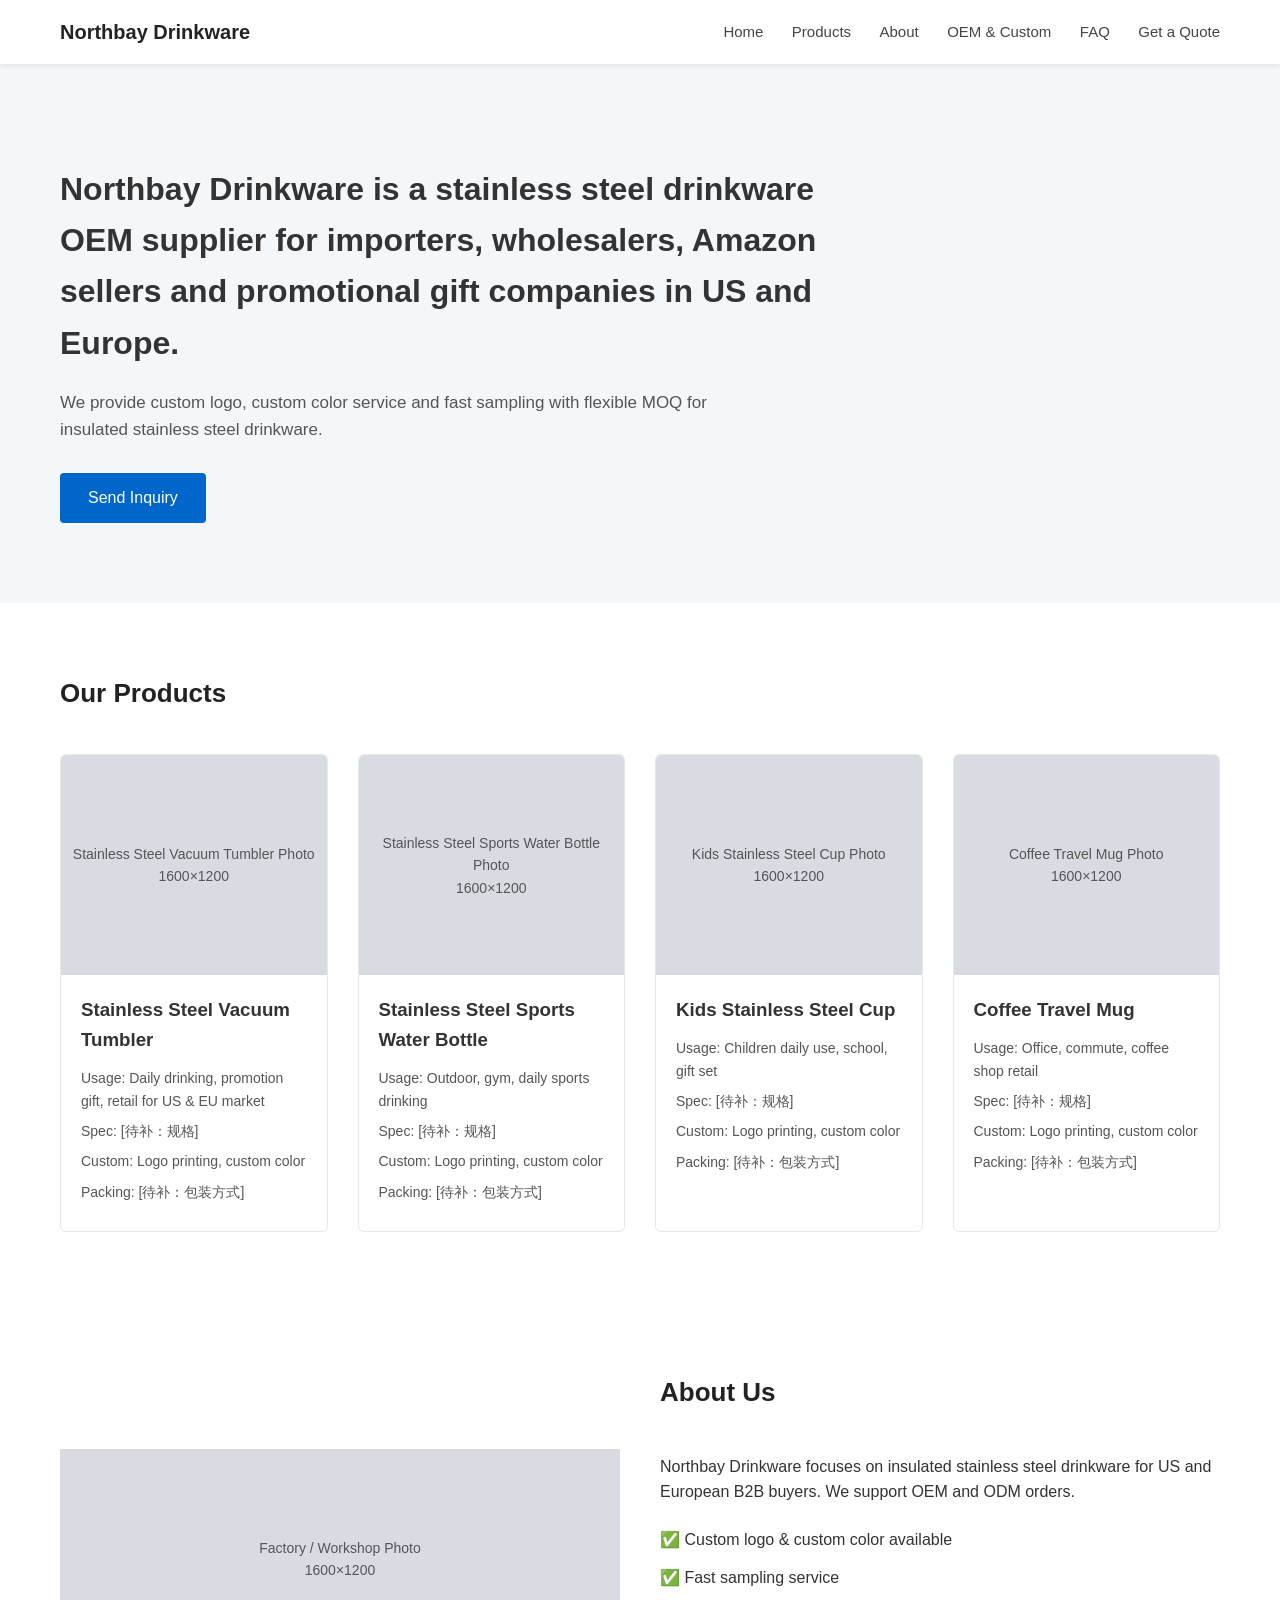
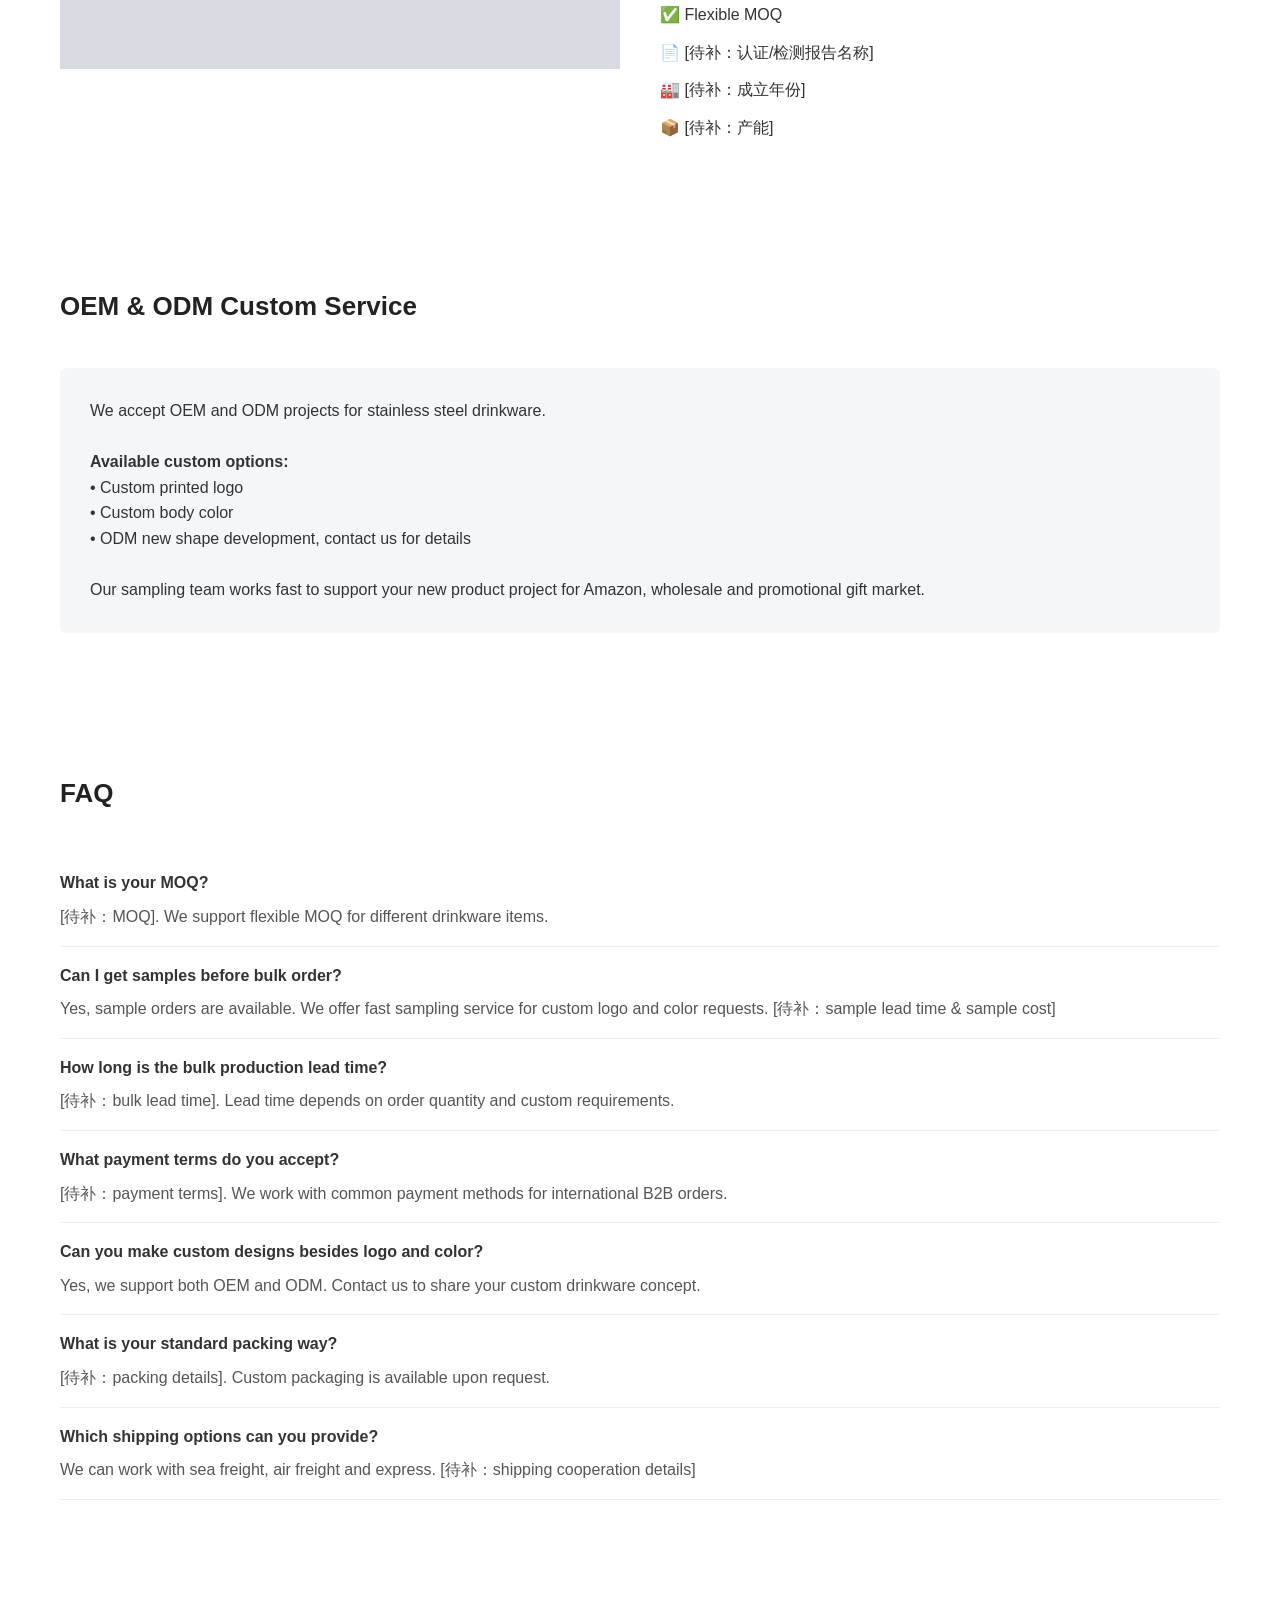
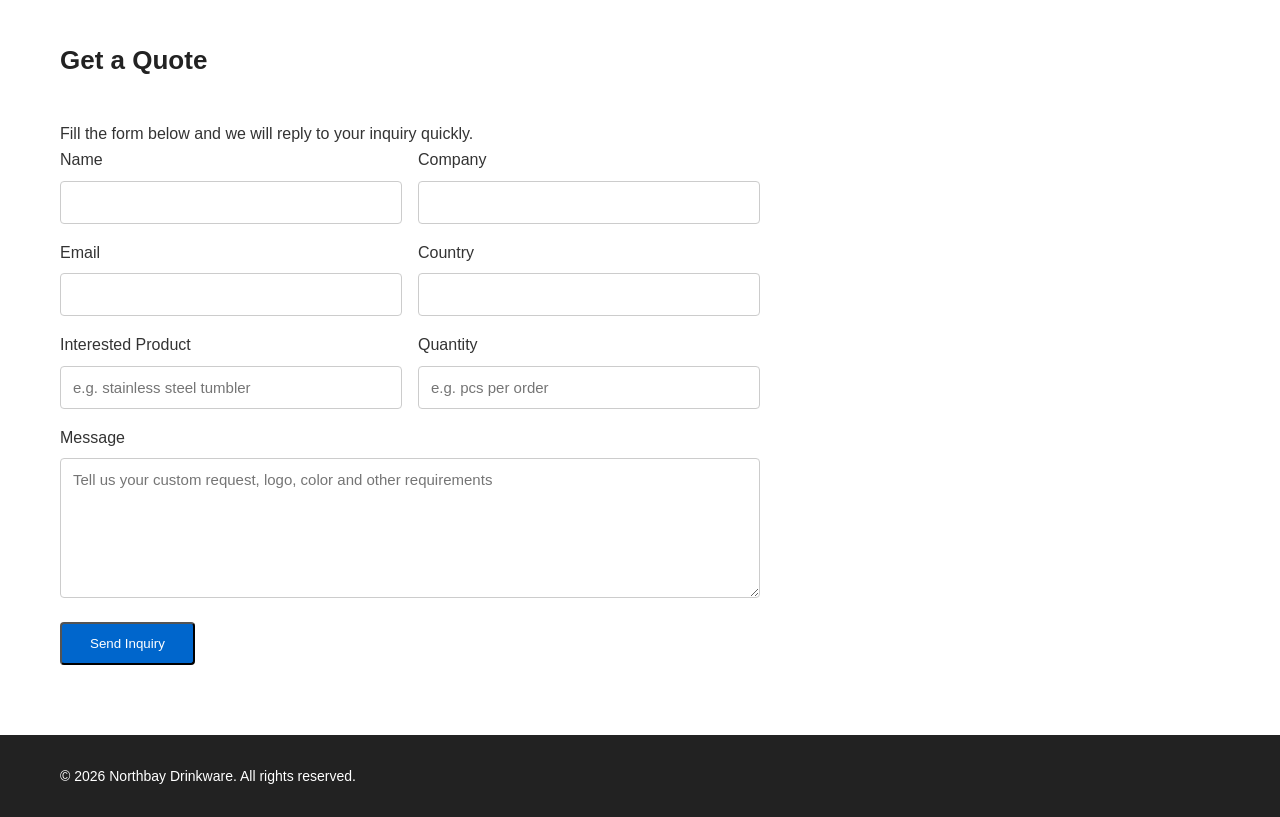
<file: docs/实测-豆包-2026-11-08/index.html>
<!DOCTYPE html>
<html lang="en">
<head>
    <meta charset="UTF-8">
    <meta name="viewport" content="width=device-width, initial-scale=1.0">
    <title>Northbay Drinkware | Stainless Steel Drinkware OEM Manufacturer</title>
    <meta name="description" content="Northbay Drinkware supplies stainless steel vacuum tumblers, sports bottles, kids cups and coffee mugs for US & Europe importers, wholesalers and Amazon sellers. Custom logo & color available.">
    <script type="application/ld+json">
    {
        "@context": "https://schema.org",
        "@type": "Organization",
        "name": "Northbay Drinkware",
        "email": "sales@example.com",
        "url": "#"
    }
    </script>
    <script type="application/ld+json">
    {
        "@context": "https://schema.org",
        "@type": "FAQPage",
        "mainEntity": [
            {
                "@type": "Question",
                "name": "What is your MOQ?",
                "acceptedAnswer": {
                    "@type": "Answer",
                    "text": "[待补：MOQ]. We support flexible MOQ for different drinkware items."
                }
            },
            {
                "@type": "Question",
                "name": "Can I get samples before bulk order?",
                "acceptedAnswer": {
                    "@type": "Answer",
                    "text": "Yes, sample orders are available. We offer fast sampling service for custom logo and color requests. [待补：sample lead time & sample cost]"
                }
            },
            {
                "@type": "Question",
                "name": "How long is the bulk production lead time?",
                "acceptedAnswer": {
                    "@type": "Answer",
                    "text": "[待补：bulk lead time]. Lead time depends on order quantity and custom requirements."
                }
            },
            {
                "@type": "Question",
                "name": "What payment terms do you accept?",
                "acceptedAnswer": {
                    "@type": "Answer",
                    "text": "[待补：payment terms]. We work with common payment methods for international B2B orders."
                }
            },
            {
                "@type": "Question",
                "name": "Can you make custom designs besides logo and color?",
                "acceptedAnswer": {
                    "@type": "Answer",
                    "text": "Yes, we support both OEM and ODM. Contact us to share your custom drinkware concept."
                }
            },
            {
                "@type": "Question",
                "name": "What is your standard packing way?",
                "acceptedAnswer": {
                    "@type": "Answer",
                    "text": "[待补：packing details]. Custom packaging is available upon request."
                }
            },
            {
                "@type": "Question",
                "name": "Which shipping options can you provide?",
                "acceptedAnswer": {
                    "@type": "Answer",
                    "text": "We can work with sea freight, air freight and express. [待补：shipping cooperation details]"
                }
            }
        ]
    }
    </script>
    <style>
        * {
            margin: 0;
            padding: 0;
            box-sizing: border-box;
            font-family: Arial, Helvetica, sans-serif;
        }
        html {
            scroll-behavior: smooth;
        }
        body {
            color: #333;
            line-height: 1.6;
        }
        .container {
            max-width: 1200px;
            margin: 0 auto;
            padding: 0 20px;
        }
        /* Navbar */
        nav {
            background: #fff;
            box-shadow: 0 2px 6px rgba(0,0,0,0.08);
            position: sticky;
            top: 0;
            z-index: 99;
        }
        .nav-wrap {
            display: flex;
            justify-content: space-between;
            align-items: center;
            padding: 16px 20px;
        }
        .brand {
            font-size: 20px;
            font-weight: 700;
            color: #222;
            text-decoration: none;
        }
        .nav-links a {
            text-decoration: none;
            color: #444;
            margin-left: 24px;
            font-size: 15px;
        }
        .nav-links a:hover {
            color: #0066cc;
        }
        @media (max-width:768px) {
            .nav-links {
                display: none;
            }
        }
        /* Hero */
        .hero {
            background: #f4f7fa;
            padding: 100px 0 80px;
        }
        .hero h1 {
            font-size: 32px;
            margin-bottom: 20px;
            max-width: 800px;
        }
        .hero p {
            font-size: 17px;
            color: #555;
            max-width: 700px;
            margin-bottom: 30px;
        }
        .btn {
            display: inline-block;
            background: #0066cc;
            color: white;
            padding: 12px 28px;
            border-radius: 4px;
            text-decoration: none;
            font-weight: 500;
        }
        .btn:hover {
            background: #0052a3;
        }
        section {
            padding: 70px 0;
        }
        .section-title {
            font-size: 26px;
            margin-bottom: 40px;
            color: #222;
        }
        /* Product Grid */
        .product-grid {
            display: grid;
            grid-template-columns: repeat(auto-fit, minmax(260px, 1fr));
            gap: 30px;
        }
        .product-card {
            border: 1px solid #e8e8e8;
            border-radius: 6px;
            overflow: hidden;
        }
        .img-placeholder {
            background: #d8dce2;
            height: 220px;
            display: flex;
            align-items: center;
            justify-content: center;
            text-align: center;
            padding: 10px;
            font-size:14px;
            color:#555;
        }
        .product-info {
            padding: 20px;
        }
        .product-info h3 {
            margin-bottom:12px;
        }
        .product-info p {
            font-size:14px;
            color:#555;
            margin-bottom:8px;
        }
        /* About / Factory */
        .two-col {
            display: grid;
            grid-template-columns: 1fr 1fr;
            gap:40px;
            align-items:center;
        }
        @media (max-width:768px) {
            .two-col {
                grid-template-columns:1fr;
            }
        }
        .trust-list {
            list-style: none;
            margin-top:16px;
        }
        .trust-list li {
            padding:6px 0;
        }
        /* OEM */
        .oem-block {
            background:#f4f7fa;
            padding:30px;
            border-radius:6px;
        }
        /* FAQ */
        .faq-item {
            border-bottom:1px solid #eee;
            padding:16px 0;
        }
        .faq-item h4 {
            margin-bottom:8px;
        }
        .faq-item p {
            color:#555;
        }
        /* Form */
        form {
            max-width:700px;
        }
        .form-row {
            display: grid;
            grid-template-columns:1fr 1fr;
            gap:16px;
        }
        @media (max-width:600px) {
            .form-row {
                grid-template-columns:1fr;
            }
        }
        input, select, textarea {
            width:100%;
            padding:12px;
            margin:8px 0 16px;
            border:1px solid #ccc;
            border-radius:4px;
            font-size:15px;
        }
        textarea {
            min-height:140px;
            resize:vertical;
        }
        /* Footer */
        footer {
            background:#222;
            color:#fff;
            padding:30px 0;
            font-size:14px;
        }
        /* Mobile fixed quote button */
        .fixed-quote {
            display:none;
            position:fixed;
            bottom:20px;
            left:20px;
            right:20px;
            z-index:999;
            text-align:center;
        }
        @media (max-width:768px) {
            .fixed-quote {
                display:block;
            }
        }
        .fixed-quote a {
            display:block;
            background:#0066cc;
            color:#fff;
            padding:14px;
            border-radius:8px;
            text-decoration:none;
            font-weight:bold;
        }
    </style>
</head>
<body>
    <nav>
        <div class="container nav-wrap">
            <a href="#home" class="brand">Northbay Drinkware</a>
            <div class="nav-links">
                <a href="#home">Home</a>
                <a href="#products">Products</a>
                <a href="#factory">About</a>
                <a href="#oem">OEM & Custom</a>
                <a href="#faq">FAQ</a>
                <a href="#contact">Get a Quote</a>
            </div>
        </div>
    </nav>

    <section id="home" class="hero">
        <div class="container">
            <h1>Northbay Drinkware is a stainless steel drinkware OEM supplier for importers, wholesalers, Amazon sellers and promotional gift companies in US and Europe.</h1>
            <p>We provide custom logo, custom color service and fast sampling with flexible MOQ for insulated stainless steel drinkware.</p>
            <a href="#contact" class="btn">Send Inquiry</a>
        </div>
    </section>

    <section id="products">
        <div class="container">
            <h2 class="section-title">Our Products</h2>
            <div class="product-grid">
                <div class="product-card">
                    <div class="img-placeholder">Stainless Steel Vacuum Tumbler Photo<br>1600×1200</div>
                    <div class="product-info">
                        <h3>Stainless Steel Vacuum Tumbler</h3>
                        <p>Usage: Daily drinking, promotion gift, retail for US & EU market</p>
                        <p>Spec: [待补：规格]</p>
                        <p>Custom: Logo printing, custom color</p>
                        <p>Packing: [待补：包装方式]</p>
                    </div>
                </div>
                <div class="product-card">
                    <div class="img-placeholder">Stainless Steel Sports Water Bottle Photo<br>1600×1200</div>
                    <div class="product-info">
                        <h3>Stainless Steel Sports Water Bottle</h3>
                        <p>Usage: Outdoor, gym, daily sports drinking</p>
                        <p>Spec: [待补：规格]</p>
                        <p>Custom: Logo printing, custom color</p>
                        <p>Packing: [待补：包装方式]</p>
                    </div>
                </div>
                <div class="product-card">
                    <div class="img-placeholder">Kids Stainless Steel Cup Photo<br>1600×1200</div>
                    <div class="product-info">
                        <h3>Kids Stainless Steel Cup</h3>
                        <p>Usage: Children daily use, school, gift set</p>
                        <p>Spec: [待补：规格]</p>
                        <p>Custom: Logo printing, custom color</p>
                        <p>Packing: [待补：包装方式]</p>
                    </div>
                </div>
                <div class="product-card">
                    <div class="img-placeholder">Coffee Travel Mug Photo<br>1600×1200</div>
                    <div class="product-info">
                        <h3>Coffee Travel Mug</h3>
                        <p>Usage: Office, commute, coffee shop retail</p>
                        <p>Spec: [待补：规格]</p>
                        <p>Custom: Logo printing, custom color</p>
                        <p>Packing: [待补：包装方式]</p>
                    </div>
                </div>
            </div>
        </div>
    </section>

    <section id="factory">
        <div class="container">
            <div class="two-col">
                <div>
                    <div class="img-placeholder">Factory / Workshop Photo<br>1600×1200</div>
                </div>
                <div>
                    <h2 class="section-title">About Us</h2>
                    <p>Northbay Drinkware focuses on insulated stainless steel drinkware for US and European B2B buyers. We support OEM and ODM orders.</p>
                    <ul class="trust-list">
                        <li>✅ Custom logo & custom color available</li>
                        <li>✅ Fast sampling service</li>
                        <li>✅ Flexible MOQ</li>
                        <li>📄 [待补：认证/检测报告名称]</li>
                        <li>🏭 [待补：成立年份]</li>
                        <li>📦 [待补：产能]</li>
                    </ul>
                </div>
            </div>
        </div>
    </section>

    <section id="oem">
        <div class="container">
            <h2 class="section-title">OEM & ODM Custom Service</h2>
            <div class="oem-block">
                <p>We accept OEM and ODM projects for stainless steel drinkware.</p>
                <br>
                <p><strong>Available custom options:</strong></p>
                <p>• Custom printed logo</p>
                <p>• Custom body color</p>
                <p>• ODM new shape development, contact us for details</p>
                <br>
                <p>Our sampling team works fast to support your new product project for Amazon, wholesale and promotional gift market.</p>
            </div>
        </div>
    </section>

    <section id="faq">
        <div class="container">
            <h2 class="section-title">FAQ</h2>
            <div class="faq-item">
                <h4>What is your MOQ?</h4>
                <p>[待补：MOQ]. We support flexible MOQ for different drinkware items.</p>
            </div>
            <div class="faq-item">
                <h4>Can I get samples before bulk order?</h4>
                <p>Yes, sample orders are available. We offer fast sampling service for custom logo and color requests. [待补：sample lead time & sample cost]</p>
            </div>
            <div class="faq-item">
                <h4>How long is the bulk production lead time?</h4>
                <p>[待补：bulk lead time]. Lead time depends on order quantity and custom requirements.</p>
            </div>
            <div class="faq-item">
                <h4>What payment terms do you accept?</h4>
                <p>[待补：payment terms]. We work with common payment methods for international B2B orders.</p>
            </div>
            <div class="faq-item">
                <h4>Can you make custom designs besides logo and color?</h4>
                <p>Yes, we support both OEM and ODM. Contact us to share your custom drinkware concept.</p>
            </div>
            <div class="faq-item">
                <h4>What is your standard packing way?</h4>
                <p>[待补：packing details]. Custom packaging is available upon request.</p>
            </div>
            <div class="faq-item">
                <h4>Which shipping options can you provide?</h4>
                <p>We can work with sea freight, air freight and express. [待补：shipping cooperation details]</p>
            </div>
        </div>
    </section>

    <section id="contact">
        <div class="container">
            <h2 class="section-title">Get a Quote</h2>
            <p>Fill the form below and we will reply to your inquiry quickly.</p>
            <form action="mailto:sales@example.com" method="GET" enctype="text/plain">
                <div class="form-row">
                    <div>
                        <label>Name</label>
                        <input type="text" name="Name" required>
                    </div>
                    <div>
                        <label>Company</label>
                        <input type="text" name="Company">
                    </div>
                </div>
                <div class="form-row">
                    <div>
                        <label>Email</label>
                        <input type="email" name="Email" required>
                    </div>
                    <div>
                        <label>Country</label>
                        <input type="text" name="Country">
                    </div>
                </div>
                <div class="form-row">
                    <div>
                        <label>Interested Product</label>
                        <input type="text" name="Product" placeholder="e.g. stainless steel tumbler">
                    </div>
                    <div>
                        <label>Quantity</label>
                        <input type="text" name="Quantity" placeholder="e.g. pcs per order">
                    </div>
                </div>
                <label>Message</label>
                <textarea name="Message" placeholder="Tell us your custom request, logo, color and other requirements"></textarea>
                <button type="submit" class="btn">Send Inquiry</button>
            </form>
            <!-- 注意：上线前把mailto:sales@example.com替换成你的真实邮箱 -->
        </div>
    </section>

    <footer>
        <div class="container">
            <p>© 2026 Northbay Drinkware. All rights reserved.</p>
        </div>
    </footer>

    <div class="fixed-quote">
        <a href="#contact">Get a Quote</a>
    </div>
</body>
</html>
</file>
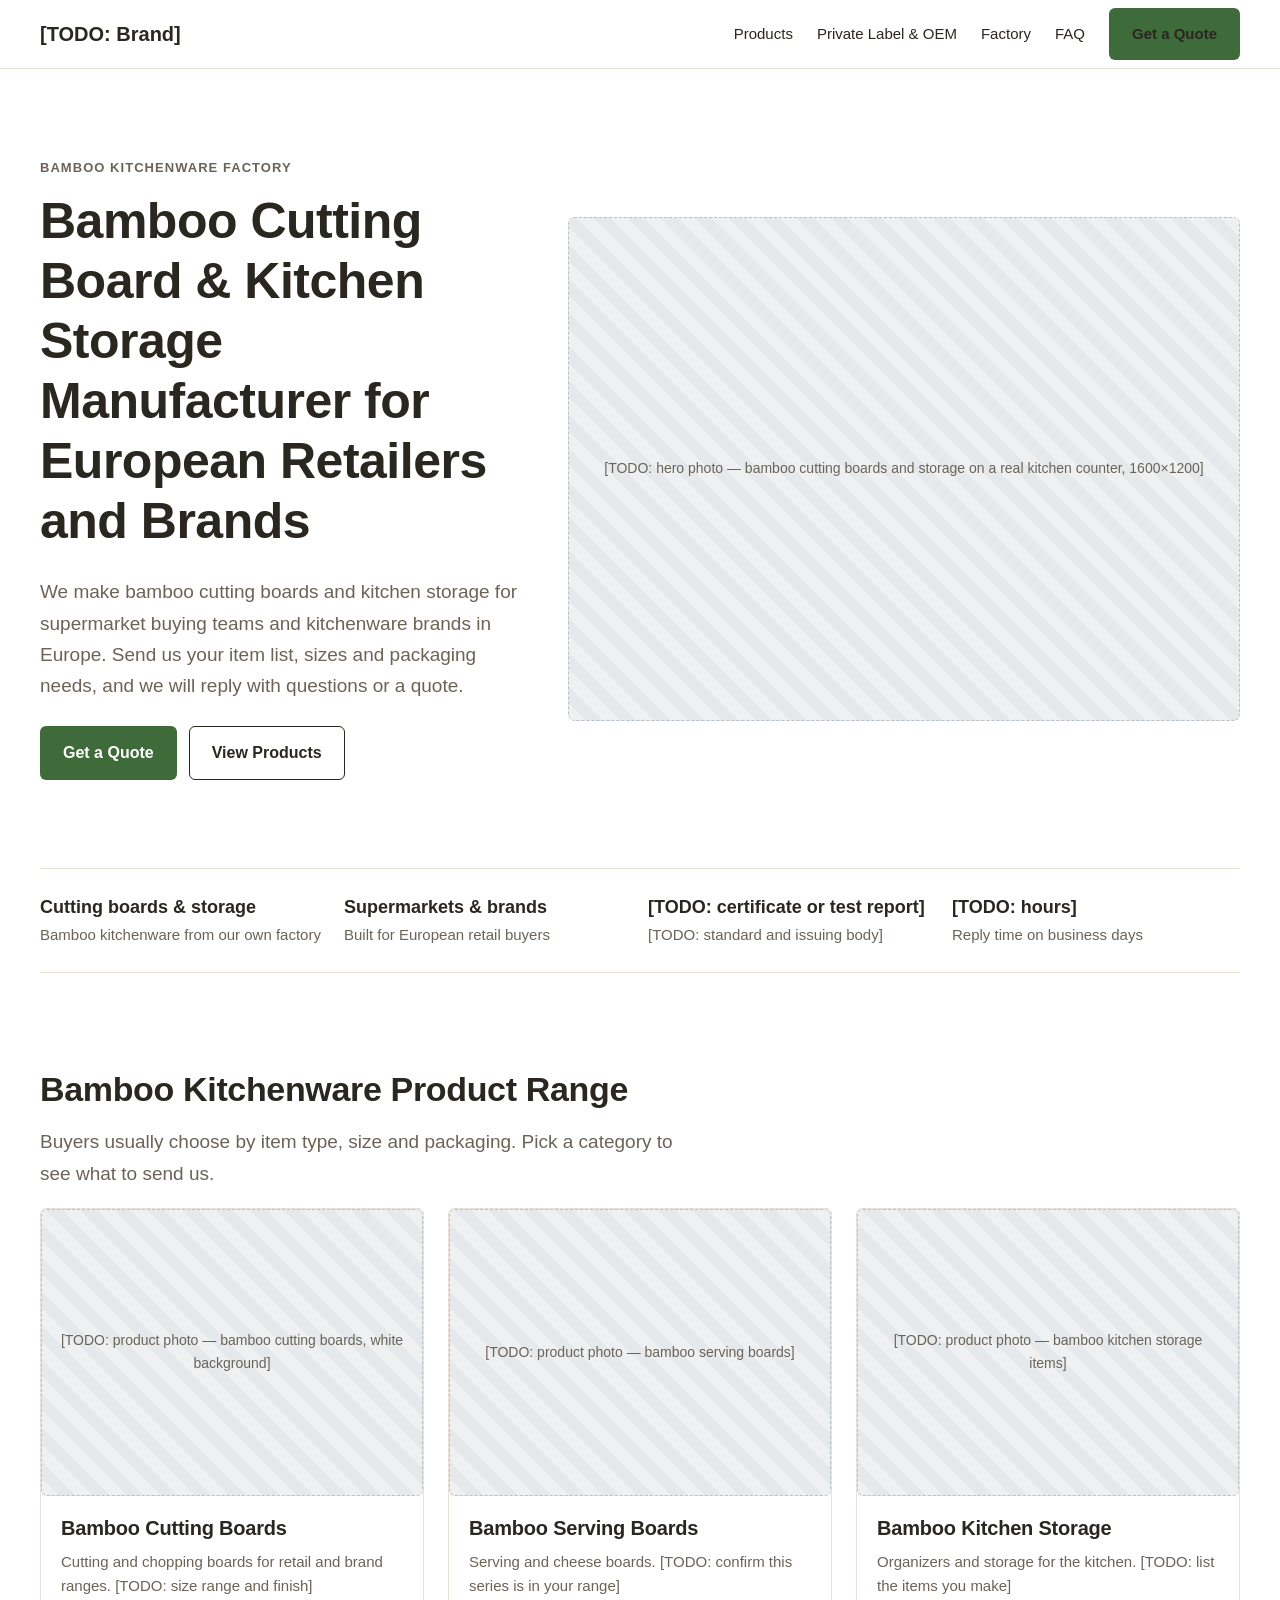
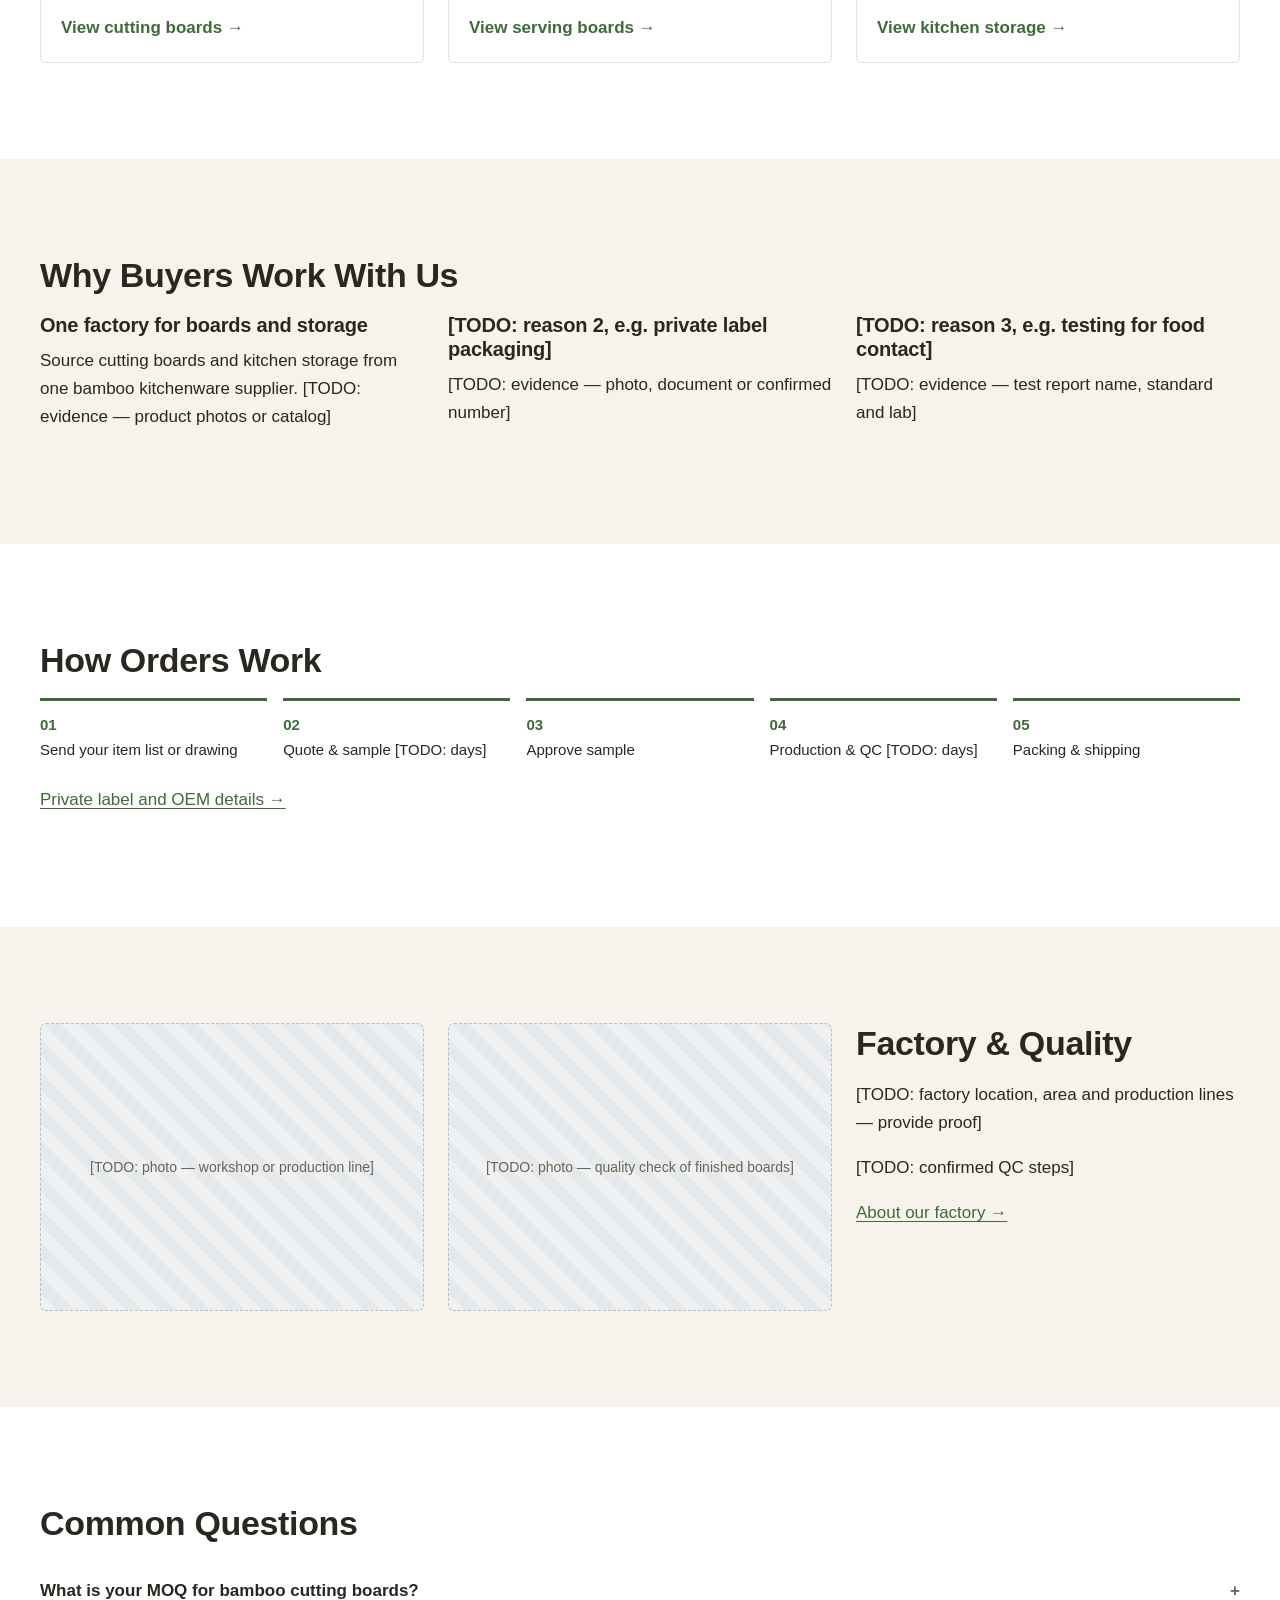
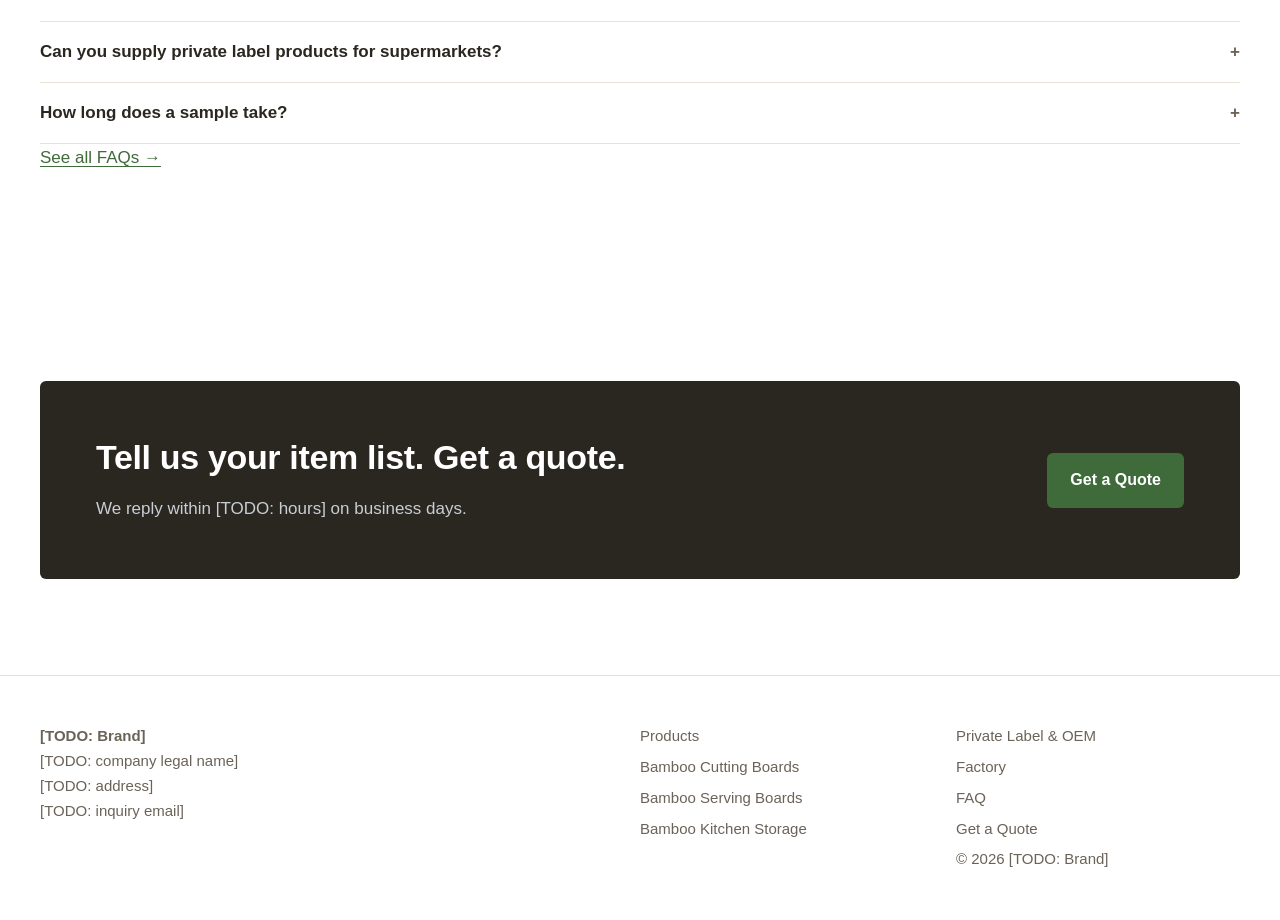
<file: examples/demo-site/index.html>
<!doctype html>
<html lang="en">
<head>
  <meta charset="utf-8">
  <meta name="viewport" content="width=device-width, initial-scale=1">
  <title>Bamboo Cutting Board Manufacturer for European Retail | [TODO: Brand]</title>
  <meta name="description" content="Bamboo cutting boards and kitchen storage for European supermarket buyers and kitchenware brands. Send your spec and request a quote.">
  
  <link rel="canonical" href="https://www.example.com/">
  <meta property="og:type" content="website">
  <meta property="og:title" content="Bamboo Cutting Board Manufacturer for European Retail | [TODO: Brand]">
  <meta property="og:description" content="Bamboo cutting boards and kitchen storage for European supermarket buyers and kitchenware brands. Send your spec and request a quote.">
  <meta property="og:url" content="https://www.example.com/">
  <meta property="og:image" content="https://www.example.com/assets/img/og-cover.jpg">
  <link rel="icon" href="assets/img/favicon.svg" type="image/svg+xml">
  <link rel="stylesheet" href="assets/css/style.css">
</head>

<body>
  <header class="site-header">
    <div class="container">
      <a class="logo" href="index.html">[TODO: Brand]</a>
      <button class="nav-toggle" aria-expanded="false" aria-controls="nav">Menu</button>
      <nav class="nav" id="nav" aria-label="Main">
        <a href="products.html">Products</a>
        <a href="oem.html">Private Label &amp; OEM</a>
        <a href="about.html">Factory</a>
        <a href="faq.html">FAQ</a>
        <a class="btn btn--primary" href="contact.html">Get a Quote</a>
      </nav>
    </div>
  </header>

  <main>
    <section class="hero">
      <div class="container">
        <div>
          <p class="eyebrow">Bamboo Kitchenware Factory</p>
          <h1>Bamboo Cutting Board &amp; Kitchen Storage Manufacturer for European Retailers and Brands</h1>
          <p class="lead">We make bamboo cutting boards and kitchen storage for supermarket buying teams and kitchenware brands in Europe. Send us your item list, sizes and packaging needs, and we will reply with questions or a quote.</p>
          <div class="btn-row">
            <a class="btn btn--primary" href="contact.html">Get a Quote</a>
            <a class="btn btn--ghost" href="products.html">View Products</a>
          </div>
        </div>
        <div class="hero-media">
          <div class="ph">[TODO: hero photo — bamboo cutting boards and storage on a real kitchen counter, 1600×1200]</div>
        </div>
      </div>
    </section>

    <div class="container">
      <div class="trust">
        <div><strong>Cutting boards &amp; storage</strong>Bamboo kitchenware from our own factory</div>
        <div><strong>Supermarkets &amp; brands</strong>Built for European retail buyers</div>
        <div><strong>[TODO: certificate or test report]</strong>[TODO: standard and issuing body]</div>
        <div><strong>[TODO: hours]</strong>Reply time on business days</div>
      </div>
    </div>

    <section class="section">
      <div class="container">
        <h2>Bamboo Kitchenware Product Range</h2>
        <p class="lead">Buyers usually choose by item type, size and packaging. Pick a category to see what to send us.</p>
        <div class="grid">
          <article class="card">
            <div class="ph">[TODO: product photo — bamboo cutting boards, white background]</div>
            <div class="card-body">
              <h3>Bamboo Cutting Boards</h3>
              <p>Cutting and chopping boards for retail and brand ranges. [TODO: size range and finish]</p>
              <a class="more" href="products/bamboo-cutting-boards.html">View cutting boards →</a>
            </div>
          </article>
          <article class="card">
            <div class="ph">[TODO: product photo — bamboo serving boards]</div>
            <div class="card-body">
              <h3>Bamboo Serving Boards</h3>
              <p>Serving and cheese boards. [TODO: confirm this series is in your range]</p>
              <a class="more" href="products/bamboo-serving-boards.html">View serving boards →</a>
            </div>
          </article>
          <article class="card">
            <div class="ph">[TODO: product photo — bamboo kitchen storage items]</div>
            <div class="card-body">
              <h3>Bamboo Kitchen Storage</h3>
              <p>Organizers and storage for the kitchen. [TODO: list the items you make]</p>
              <a class="more" href="products/bamboo-kitchen-storage.html">View kitchen storage →</a>
            </div>
          </article>
        </div>
      </div>
    </section>

    <section class="section section--soft">
      <div class="container">
        <h2>Why Buyers Work With Us</h2>
        <div class="grid">
          <div><h3>One factory for boards and storage</h3><p>Source cutting boards and kitchen storage from one bamboo kitchenware supplier. [TODO: evidence — product photos or catalog]</p></div>
          <div><h3>[TODO: reason 2, e.g. private label packaging]</h3><p>[TODO: evidence — photo, document or confirmed number]</p></div>
          <div><h3>[TODO: reason 3, e.g. testing for food contact]</h3><p>[TODO: evidence — test report name, standard and lab]</p></div>
        </div>
      </div>
    </section>

    <section class="section">
      <div class="container">
        <h2>How Orders Work</h2>
        <ol class="steps">
          <li>Send your item list or drawing</li>
          <li>Quote &amp; sample [TODO: days]</li>
          <li>Approve sample</li>
          <li>Production &amp; QC [TODO: days]</li>
          <li>Packing &amp; shipping</li>
        </ol>
        <p style="margin-top:24px"><a href="oem.html">Private label and OEM details →</a></p>
      </div>
    </section>

    <section class="section section--soft">
      <div class="container grid">
        <div class="ph">[TODO: photo — workshop or production line]</div>
        <div class="ph">[TODO: photo — quality check of finished boards]</div>
        <div>
          <h2>Factory &amp; Quality</h2>
          <p>[TODO: factory location, area and production lines — provide proof]</p>
          <p>[TODO: confirmed QC steps]</p>
          <p><a href="about.html">About our factory →</a></p>
        </div>
      </div>
    </section>

    <section class="section">
      <div class="container faq">
        <h2>Common Questions</h2>
        <details><summary>What is your MOQ for bamboo cutting boards?</summary><p>Contact us with your item and quantity and we will confirm. [TODO: confirmed MOQ]</p></details>
        <details><summary>Can you supply private label products for supermarkets?</summary><p>Tell us your brand, item and packaging needs and we will confirm what we can do. [TODO: confirm private label capability]</p></details>
        <details><summary>How long does a sample take?</summary><p>Contact us with your spec and we will confirm. [TODO: sample lead time]</p></details>
        <p><a href="faq.html">See all FAQs →</a></p>
      </div>
    </section>

    <section class="section">
      <div class="container">
        <div class="cta-band">
          <div>
            <h2>Tell us your item list. Get a quote.</h2>
            <p>We reply within [TODO: hours] on business days.</p>
          </div>
          <a class="btn btn--primary" href="contact.html">Get a Quote</a>
        </div>
      </div>
    </section>
  </main>
  <script type="application/ld+json">
  {"@context": "https://schema.org", "@graph": [
    {"@type": "Organization", "@id": "https://www.example.com/#org", "name": "[TODO: Brand]", "url": "https://www.example.com/", "email": "sales@example.com"},
    {"@type": "WebSite", "@id": "https://www.example.com/#website", "url": "https://www.example.com/", "name": "[TODO: Brand]", "publisher": {"@id": "https://www.example.com/#org"}}
  ]}
  </script>
  <footer class="site-footer">
    <div class="container">
      <div>
        <strong>[TODO: Brand]</strong><br>
        [TODO: company legal name]<br>
        [TODO: address]<br>
        <a href="mailto:sales@example.com">[TODO: inquiry email]</a>
      </div>
      <div>
        <a href="products.html">Products</a>
        <a href="products/bamboo-cutting-boards.html">Bamboo Cutting Boards</a>
        <a href="products/bamboo-serving-boards.html">Bamboo Serving Boards</a>
        <a href="products/bamboo-kitchen-storage.html">Bamboo Kitchen Storage</a>
      </div>
      <div>
        <a href="oem.html">Private Label &amp; OEM</a>
        <a href="about.html">Factory</a>
        <a href="faq.html">FAQ</a>
        <a href="contact.html">Get a Quote</a>
        <span>© 2026 [TODO: Brand]</span>
      </div>
    </div>
  </footer>
  <div class="mobile-cta"><a class="btn btn--primary" href="contact.html">Get a Quote</a></div>
  <script>
    var t = document.querySelector('.nav-toggle'), n = document.getElementById('nav');
    t && t.addEventListener('click', function () { var o = n.classList.toggle('open'); t.setAttribute('aria-expanded', o); });
  </script>
</body>
</html>
</file>
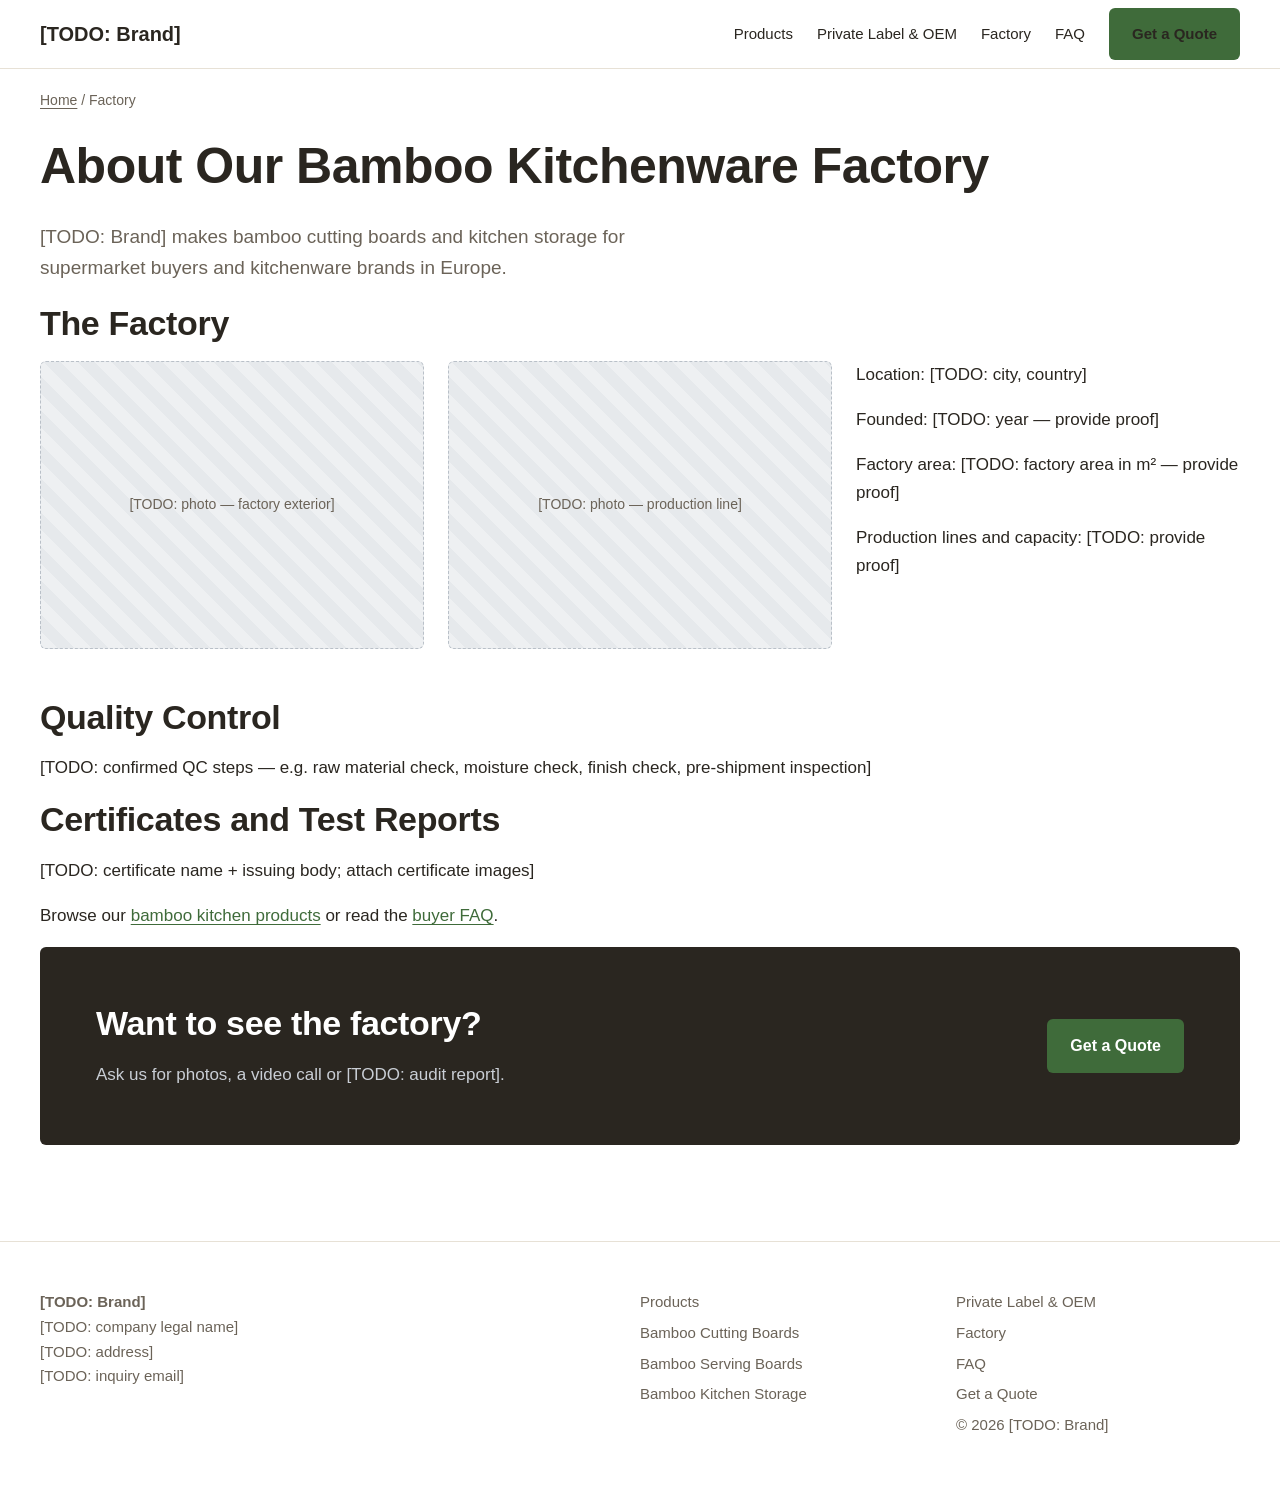
<file: examples/demo-site/about.html>
<!doctype html>
<html lang="en">
<head>
  <meta charset="utf-8">
  <meta name="viewport" content="width=device-width, initial-scale=1">
  <title>About Our Bamboo Kitchenware Factory | [TODO: Brand]</title>
  <meta name="description" content="Who we are, where we make bamboo cutting boards and kitchen storage, and how we check quality. Factory details are being confirmed.">
  
  <link rel="canonical" href="https://www.example.com/about.html">
  <meta property="og:type" content="website">
  <meta property="og:title" content="About Our Bamboo Kitchenware Factory | [TODO: Brand]">
  <meta property="og:description" content="Who we are, where we make bamboo cutting boards and kitchen storage, and how we check quality. Factory details are being confirmed.">
  <meta property="og:url" content="https://www.example.com/about.html">
  <meta property="og:image" content="https://www.example.com/assets/img/og-cover.jpg">
  <link rel="icon" href="assets/img/favicon.svg" type="image/svg+xml">
  <link rel="stylesheet" href="assets/css/style.css">
</head>

<body>
  <header class="site-header">
    <div class="container">
      <a class="logo" href="index.html">[TODO: Brand]</a>
      <button class="nav-toggle" aria-expanded="false" aria-controls="nav">Menu</button>
      <nav class="nav" id="nav" aria-label="Main">
        <a href="products.html">Products</a>
        <a href="oem.html">Private Label &amp; OEM</a>
        <a href="about.html">Factory</a>
        <a href="faq.html">FAQ</a>
        <a class="btn btn--primary" href="contact.html">Get a Quote</a>
      </nav>
    </div>
  </header>

  <main>
    <div class="container breadcrumb"><a href="index.html">Home</a> / Factory</div>
    <section class="section" style="padding-top:24px">
      <div class="container">
        <h1>About Our Bamboo Kitchenware Factory</h1>
        <p class="lead">[TODO: Brand] makes bamboo cutting boards and kitchen storage for supermarket buyers and kitchenware brands in Europe.</p>

        <h2>The Factory</h2>
        <div class="grid">
          <div class="ph">[TODO: photo — factory exterior]</div>
          <div class="ph">[TODO: photo — production line]</div>
          <div>
            <p>Location: [TODO: city, country]</p>
            <p>Founded: [TODO: year — provide proof]</p>
            <p>Factory area: [TODO: factory area in m² — provide proof]</p>
            <p>Production lines and capacity: [TODO: provide proof]</p>
          </div>
        </div>

        <h2 style="margin-top:48px">Quality Control</h2>
        <p>[TODO: confirmed QC steps — e.g. raw material check, moisture check, finish check, pre-shipment inspection]</p>

        <h2>Certificates and Test Reports</h2>
        <p>[TODO: certificate name + issuing body; attach certificate images]</p>

        <p>Browse our <a href="products.html">bamboo kitchen products</a> or read the <a href="faq.html">buyer FAQ</a>.</p>
        <div class="cta-band">
          <div><h2>Want to see the factory?</h2><p>Ask us for photos, a video call or [TODO: audit report].</p></div>
          <a class="btn btn--primary" href="contact.html">Get a Quote</a>
        </div>
      </div>
    </section>
  </main>
  <footer class="site-footer">
    <div class="container">
      <div>
        <strong>[TODO: Brand]</strong><br>
        [TODO: company legal name]<br>
        [TODO: address]<br>
        <a href="mailto:sales@example.com">[TODO: inquiry email]</a>
      </div>
      <div>
        <a href="products.html">Products</a>
        <a href="products/bamboo-cutting-boards.html">Bamboo Cutting Boards</a>
        <a href="products/bamboo-serving-boards.html">Bamboo Serving Boards</a>
        <a href="products/bamboo-kitchen-storage.html">Bamboo Kitchen Storage</a>
      </div>
      <div>
        <a href="oem.html">Private Label &amp; OEM</a>
        <a href="about.html">Factory</a>
        <a href="faq.html">FAQ</a>
        <a href="contact.html">Get a Quote</a>
        <span>© 2026 [TODO: Brand]</span>
      </div>
    </div>
  </footer>
  <div class="mobile-cta"><a class="btn btn--primary" href="contact.html">Get a Quote</a></div>
  <script>
    var t = document.querySelector('.nav-toggle'), n = document.getElementById('nav');
    t && t.addEventListener('click', function () { var o = n.classList.toggle('open'); t.setAttribute('aria-expanded', o); });
  </script>
</body>
</html>
</file>
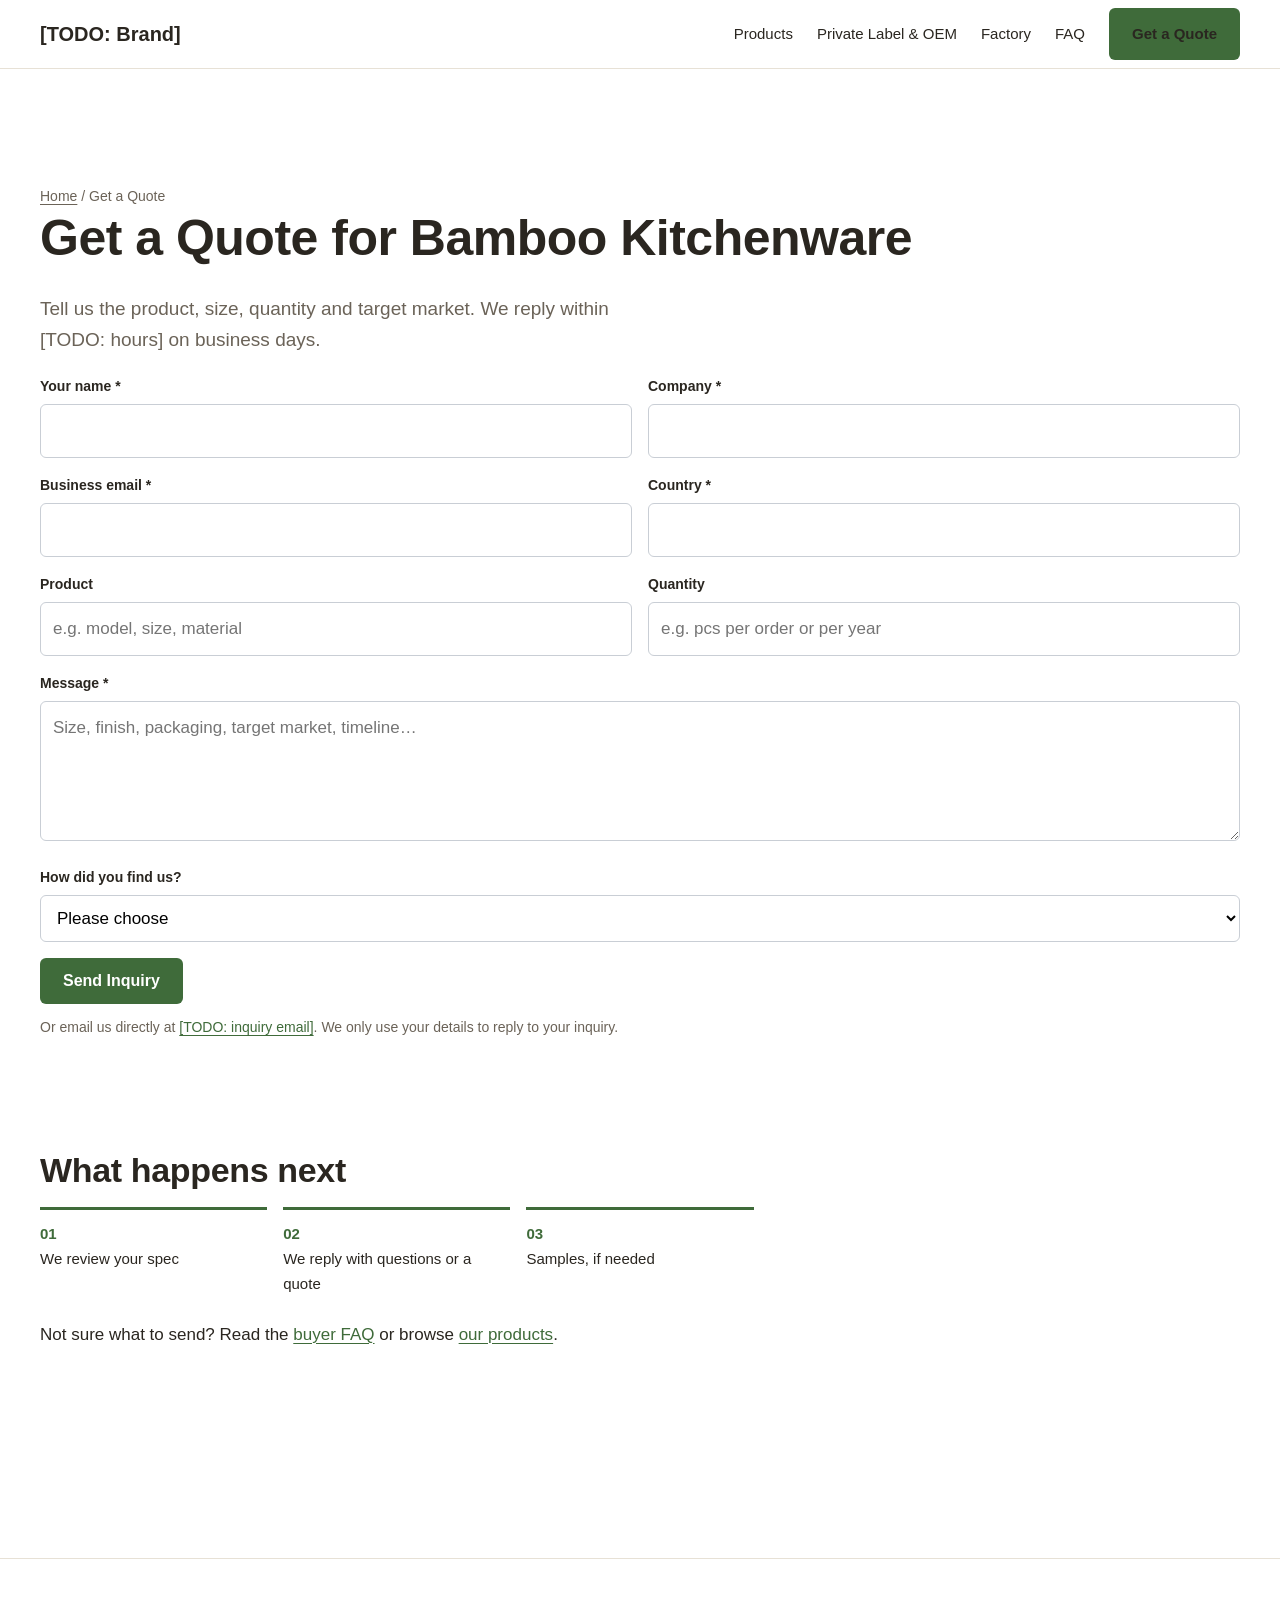
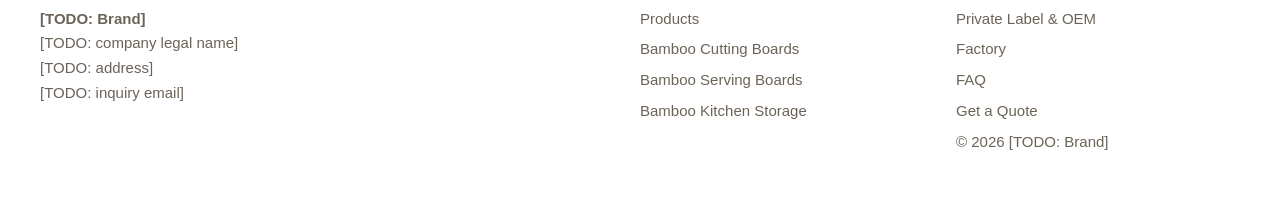
<file: examples/demo-site/contact.html>
<!doctype html>
<html lang="en">
<head>
  <meta charset="utf-8">
  <meta name="viewport" content="width=device-width, initial-scale=1">
  <title>Get a Quote for Bamboo Kitchenware | [TODO: Brand]</title>
  <meta name="description" content="Send your bamboo cutting board or kitchen storage request: product, size, quantity and target market. We reply with questions or a quote.">
  
  <link rel="canonical" href="https://www.example.com/contact.html">
  <meta property="og:type" content="website">
  <meta property="og:title" content="Get a Quote for Bamboo Kitchenware | [TODO: Brand]">
  <meta property="og:description" content="Send your bamboo cutting board or kitchen storage request: product, size, quantity and target market. We reply with questions or a quote.">
  <meta property="og:url" content="https://www.example.com/contact.html">
  <meta property="og:image" content="https://www.example.com/assets/img/og-cover.jpg">
  <link rel="icon" href="assets/img/favicon.svg" type="image/svg+xml">
  <link rel="stylesheet" href="assets/css/style.css">
</head>

<body>
  <header class="site-header">
    <div class="container">
      <a class="logo" href="index.html">[TODO: Brand]</a>
      <button class="nav-toggle" aria-expanded="false" aria-controls="nav">Menu</button>
      <nav class="nav" id="nav" aria-label="Main">
        <a href="products.html">Products</a>
        <a href="oem.html">Private Label &amp; OEM</a>
        <a href="about.html">Factory</a>
        <a href="faq.html">FAQ</a>
        <a class="btn btn--primary" href="contact.html">Get a Quote</a>
      </nav>
    </div>
  </header>

  <main class="section">
    <div class="container">
      <div class="breadcrumb"><a href="index.html">Home</a> / Get a Quote</div>
      <h1>Get a Quote for Bamboo Kitchenware</h1>
      <p class="lead">Tell us the product, size, quantity and target market. We reply within [TODO: hours] on business days.</p>
      <!--
        表单方案开关（见 references/07-deploy-and-forms.md）：
        A. 默认 mailto：保留 data-mode="mailto"，下方脚本把内容拼成邮件。
        B. 表单服务：改成 data-mode="service"，action 填服务给的地址（如 https://formspree.io/f/xxxx），method="POST"。
      -->
      <form class="form" id="quote-form" data-mode="mailto" data-to="sales@example.com" action="#" method="POST">
        <div><label for="name">Your name *</label><input id="name" name="name" required autocomplete="name"></div>
        <div><label for="company">Company *</label><input id="company" name="company" required autocomplete="organization"></div>
        <div><label for="email">Business email *</label><input id="email" name="email" type="email" required autocomplete="email"></div>
        <div><label for="country">Country *</label><input id="country" name="country" required autocomplete="country-name"></div>
        <div><label for="product">Product</label><input id="product" name="product" placeholder="e.g. model, size, material"></div>
        <div><label for="quantity">Quantity</label><input id="quantity" name="quantity" placeholder="e.g. pcs per order or per year"></div>
        <div class="full"><label for="message">Message *</label><textarea id="message" name="message" required placeholder="Size, finish, packaging, target market, timeline…"></textarea></div>
        <div class="full">
          <label for="source">How did you find us?</label>
          <select id="source" name="source">
            <option value="">Please choose</option>
            <option>Google</option>
            <option>ChatGPT or other AI assistant</option>
            <option>Bing</option>
            <option>LinkedIn</option>
            <option>Trade show</option>
            <option>Referral</option>
            <option>Other</option>
          </select>
        </div>
        <input class="hp" name="_gotcha" tabindex="-1" autocomplete="off" aria-hidden="true">
        <input type="hidden" name="_next" value="https://www.example.com/thank-you.html">
        <div class="full">
          <button class="btn btn--primary" type="submit">Send Inquiry</button>
          <p style="font-size:14px;color:var(--muted);margin-top:12px">Or email us directly at <a href="mailto:sales@example.com">[TODO: inquiry email]</a>. We only use your details to reply to your inquiry.</p>
        </div>
      </form>

      <section class="section">
        <h2>What happens next</h2>
        <ol class="steps">
          <li>We review your spec</li>
          <li>We reply with questions or a quote</li>
          <li>Samples, if needed</li>
        </ol>
        <p style="margin-top:24px">Not sure what to send? Read the <a href="faq.html">buyer FAQ</a> or browse <a href="products.html">our products</a>.</p>
      </section>
    </div>
  </main>
  <script>
    // 产品页带 ?product=xxx 过来时预填
    var p = new URLSearchParams(location.search).get('product');
    if (p) document.getElementById('product').value = p.replace(/-/g, ' ');

    // mailto 模式：拼成邮件打开本机邮件客户端；service 模式：正常提交给表单服务
    var f = document.getElementById('quote-form');
    f.addEventListener('submit', function (e) {
      if (f.dataset.mode !== 'mailto') return;
      e.preventDefault();
      if (f._gotcha.value) return; // 蜜罐
      var d = new FormData(f), lines = [];
      ['name', 'company', 'email', 'country', 'product', 'quantity', 'source', 'message'].forEach(function (k) {
        lines.push(k.charAt(0).toUpperCase() + k.slice(1) + ': ' + (d.get(k) || ''));
      });
      var subject = 'Inquiry from ' + (d.get('company') || d.get('name'));
      location.href = 'mailto:' + f.dataset.to + '?subject=' + encodeURIComponent(subject) + '&body=' + encodeURIComponent(lines.join('\n'));
    });
  </script>
  <footer class="site-footer">
    <div class="container">
      <div>
        <strong>[TODO: Brand]</strong><br>
        [TODO: company legal name]<br>
        [TODO: address]<br>
        <a href="mailto:sales@example.com">[TODO: inquiry email]</a>
      </div>
      <div>
        <a href="products.html">Products</a>
        <a href="products/bamboo-cutting-boards.html">Bamboo Cutting Boards</a>
        <a href="products/bamboo-serving-boards.html">Bamboo Serving Boards</a>
        <a href="products/bamboo-kitchen-storage.html">Bamboo Kitchen Storage</a>
      </div>
      <div>
        <a href="oem.html">Private Label &amp; OEM</a>
        <a href="about.html">Factory</a>
        <a href="faq.html">FAQ</a>
        <a href="contact.html">Get a Quote</a>
        <span>© 2026 [TODO: Brand]</span>
      </div>
    </div>
  </footer>
  <div class="mobile-cta"><a class="btn btn--primary" href="#quote-form">Get a Quote</a></div>
  <script>
    var t = document.querySelector('.nav-toggle'), n = document.getElementById('nav');
    t && t.addEventListener('click', function () { var o = n.classList.toggle('open'); t.setAttribute('aria-expanded', o); });
  </script>
</body>
</html>
</file>
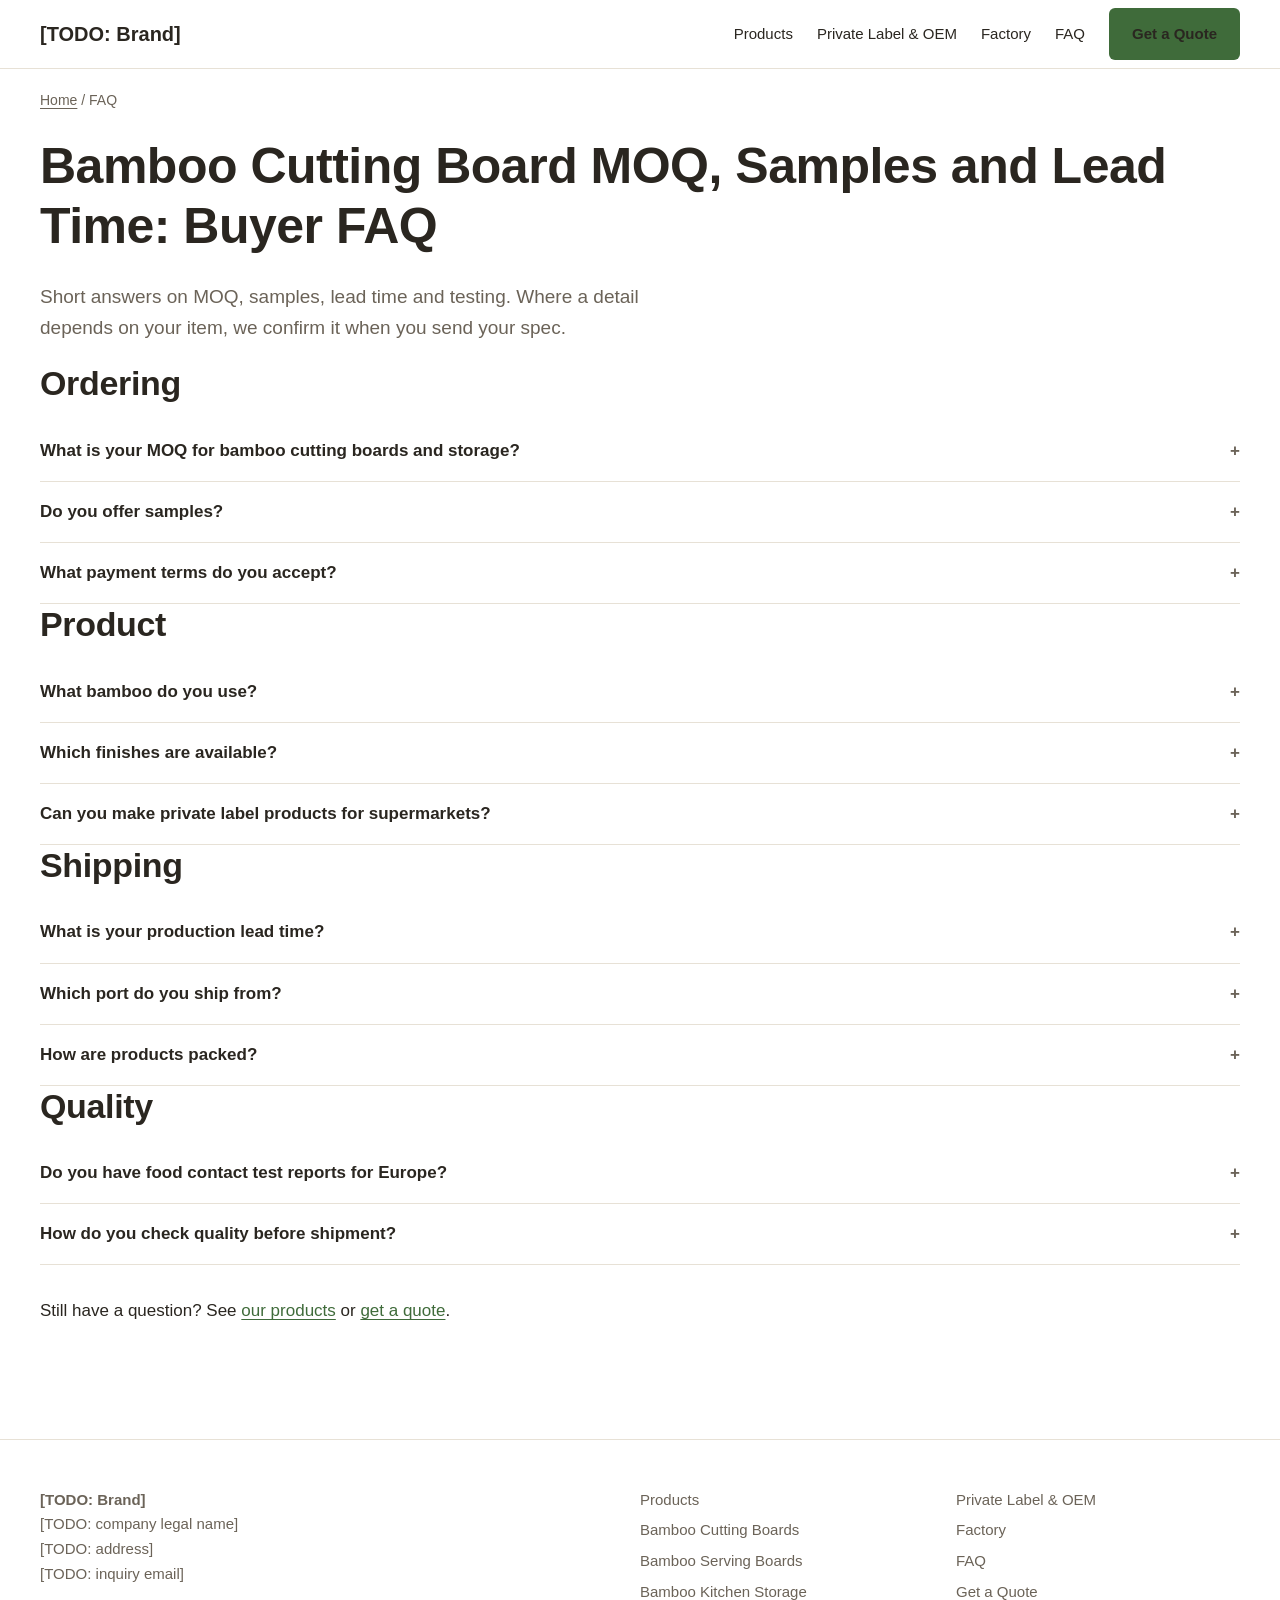
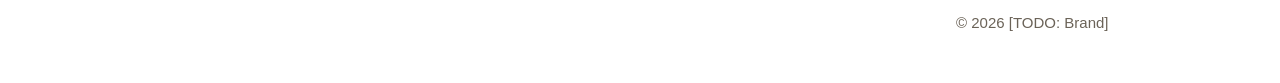
<file: examples/demo-site/faq.html>
<!doctype html>
<html lang="en">
<head>
  <meta charset="utf-8">
  <meta name="viewport" content="width=device-width, initial-scale=1">
  <title>Bamboo Cutting Board MOQ, Samples & Lead Time FAQ | [TODO: Brand]</title>
  <meta name="description" content="Answers on MOQ, samples, lead time, private label, packaging and testing for bamboo cutting boards and kitchen storage. Ask us anything not listed.">
  
  <link rel="canonical" href="https://www.example.com/faq.html">
  <meta property="og:type" content="website">
  <meta property="og:title" content="Bamboo Cutting Board MOQ, Samples & Lead Time FAQ | [TODO: Brand]">
  <meta property="og:description" content="Answers on MOQ, samples, lead time, private label, packaging and testing for bamboo cutting boards and kitchen storage. Ask us anything not listed.">
  <meta property="og:url" content="https://www.example.com/faq.html">
  <meta property="og:image" content="https://www.example.com/assets/img/og-cover.jpg">
  <link rel="icon" href="assets/img/favicon.svg" type="image/svg+xml">
  <link rel="stylesheet" href="assets/css/style.css">
</head>

<body>
  <header class="site-header">
    <div class="container">
      <a class="logo" href="index.html">[TODO: Brand]</a>
      <button class="nav-toggle" aria-expanded="false" aria-controls="nav">Menu</button>
      <nav class="nav" id="nav" aria-label="Main">
        <a href="products.html">Products</a>
        <a href="oem.html">Private Label &amp; OEM</a>
        <a href="about.html">Factory</a>
        <a href="faq.html">FAQ</a>
        <a class="btn btn--primary" href="contact.html">Get a Quote</a>
      </nav>
    </div>
  </header>

  <main>
    <div class="container breadcrumb"><a href="index.html">Home</a> / FAQ</div>
    <section class="section" style="padding-top:24px">
      <div class="container faq">
        <h1>Bamboo Cutting Board MOQ, Samples and Lead Time: Buyer FAQ</h1>
        <p class="lead">Short answers on MOQ, samples, lead time and testing. Where a detail depends on your item, we confirm it when you send your spec.</p>
        <h2>Ordering</h2>
        <details><summary>What is your MOQ for bamboo cutting boards and storage?</summary><p>Contact us with your spec and we will confirm. [TODO: confirmed MOQ per item]</p></details>
        <details><summary>Do you offer samples?</summary><p>Contact us with your spec and we will confirm. [TODO: sample policy — free or paid, days to ship]</p></details>
        <details><summary>What payment terms do you accept?</summary><p>Contact us with your spec and we will confirm. [TODO: payment terms]</p></details>
        <h2>Product</h2>
        <details><summary>What bamboo do you use?</summary><p>Contact us with your spec and we will confirm. [TODO: bamboo species / grade]</p></details>
        <details><summary>Which finishes are available?</summary><p>Contact us with your spec and we will confirm. [TODO: finish options]</p></details>
        <details><summary>Can you make private label products for supermarkets?</summary><p>Send your brand, item and packaging brief and we will confirm. [TODO: confirm private label capability]</p></details>
        <h2>Shipping</h2>
        <details><summary>What is your production lead time?</summary><p>Contact us with your spec and we will confirm. [TODO: lead time after sample approval]</p></details>
        <details><summary>Which port do you ship from?</summary><p>Contact us with your spec and we will confirm. [TODO: port of loading and Incoterms]</p></details>
        <details><summary>How are products packed?</summary><p>Contact us with your spec and we will confirm. [TODO: packaging options]</p></details>
        <h2>Quality</h2>
        <details><summary>Do you have food contact test reports for Europe?</summary><p>Ask us for the reports available for your market. [TODO: test report name, standard and lab]</p></details>
        <details><summary>How do you check quality before shipment?</summary><p>Contact us with your spec and we will confirm. [TODO: confirmed QC steps]</p></details>
        <p style="margin-top:32px">Still have a question? See <a href="products.html">our products</a> or <a href="contact.html">get a quote</a>.</p>
      </div>
    </section>
  </main>
  <script type="application/ld+json">
{
  "@context": "https://schema.org",
  "@type": "FAQPage",
  "mainEntity": [
    {
      "@type": "Question",
      "name": "What is your MOQ for bamboo cutting boards and storage?",
      "acceptedAnswer": {
        "@type": "Answer",
        "text": "Contact us with your spec and we will confirm. [TODO: confirmed MOQ per item]"
      }
    },
    {
      "@type": "Question",
      "name": "Do you offer samples?",
      "acceptedAnswer": {
        "@type": "Answer",
        "text": "Contact us with your spec and we will confirm. [TODO: sample policy — free or paid, days to ship]"
      }
    },
    {
      "@type": "Question",
      "name": "What payment terms do you accept?",
      "acceptedAnswer": {
        "@type": "Answer",
        "text": "Contact us with your spec and we will confirm. [TODO: payment terms]"
      }
    },
    {
      "@type": "Question",
      "name": "What bamboo do you use?",
      "acceptedAnswer": {
        "@type": "Answer",
        "text": "Contact us with your spec and we will confirm. [TODO: bamboo species / grade]"
      }
    },
    {
      "@type": "Question",
      "name": "Which finishes are available?",
      "acceptedAnswer": {
        "@type": "Answer",
        "text": "Contact us with your spec and we will confirm. [TODO: finish options]"
      }
    },
    {
      "@type": "Question",
      "name": "Can you make private label products for supermarkets?",
      "acceptedAnswer": {
        "@type": "Answer",
        "text": "Send your brand, item and packaging brief and we will confirm. [TODO: confirm private label capability]"
      }
    },
    {
      "@type": "Question",
      "name": "What is your production lead time?",
      "acceptedAnswer": {
        "@type": "Answer",
        "text": "Contact us with your spec and we will confirm. [TODO: lead time after sample approval]"
      }
    },
    {
      "@type": "Question",
      "name": "Which port do you ship from?",
      "acceptedAnswer": {
        "@type": "Answer",
        "text": "Contact us with your spec and we will confirm. [TODO: port of loading and Incoterms]"
      }
    },
    {
      "@type": "Question",
      "name": "How are products packed?",
      "acceptedAnswer": {
        "@type": "Answer",
        "text": "Contact us with your spec and we will confirm. [TODO: packaging options]"
      }
    },
    {
      "@type": "Question",
      "name": "Do you have food contact test reports for Europe?",
      "acceptedAnswer": {
        "@type": "Answer",
        "text": "Ask us for the reports available for your market. [TODO: test report name, standard and lab]"
      }
    },
    {
      "@type": "Question",
      "name": "How do you check quality before shipment?",
      "acceptedAnswer": {
        "@type": "Answer",
        "text": "Contact us with your spec and we will confirm. [TODO: confirmed QC steps]"
      }
    }
  ]
}
  </script>
  <footer class="site-footer">
    <div class="container">
      <div>
        <strong>[TODO: Brand]</strong><br>
        [TODO: company legal name]<br>
        [TODO: address]<br>
        <a href="mailto:sales@example.com">[TODO: inquiry email]</a>
      </div>
      <div>
        <a href="products.html">Products</a>
        <a href="products/bamboo-cutting-boards.html">Bamboo Cutting Boards</a>
        <a href="products/bamboo-serving-boards.html">Bamboo Serving Boards</a>
        <a href="products/bamboo-kitchen-storage.html">Bamboo Kitchen Storage</a>
      </div>
      <div>
        <a href="oem.html">Private Label &amp; OEM</a>
        <a href="about.html">Factory</a>
        <a href="faq.html">FAQ</a>
        <a href="contact.html">Get a Quote</a>
        <span>© 2026 [TODO: Brand]</span>
      </div>
    </div>
  </footer>
  <div class="mobile-cta"><a class="btn btn--primary" href="contact.html">Get a Quote</a></div>
  <script>
    var t = document.querySelector('.nav-toggle'), n = document.getElementById('nav');
    t && t.addEventListener('click', function () { var o = n.classList.toggle('open'); t.setAttribute('aria-expanded', o); });
  </script>
</body>
</html>
</file>
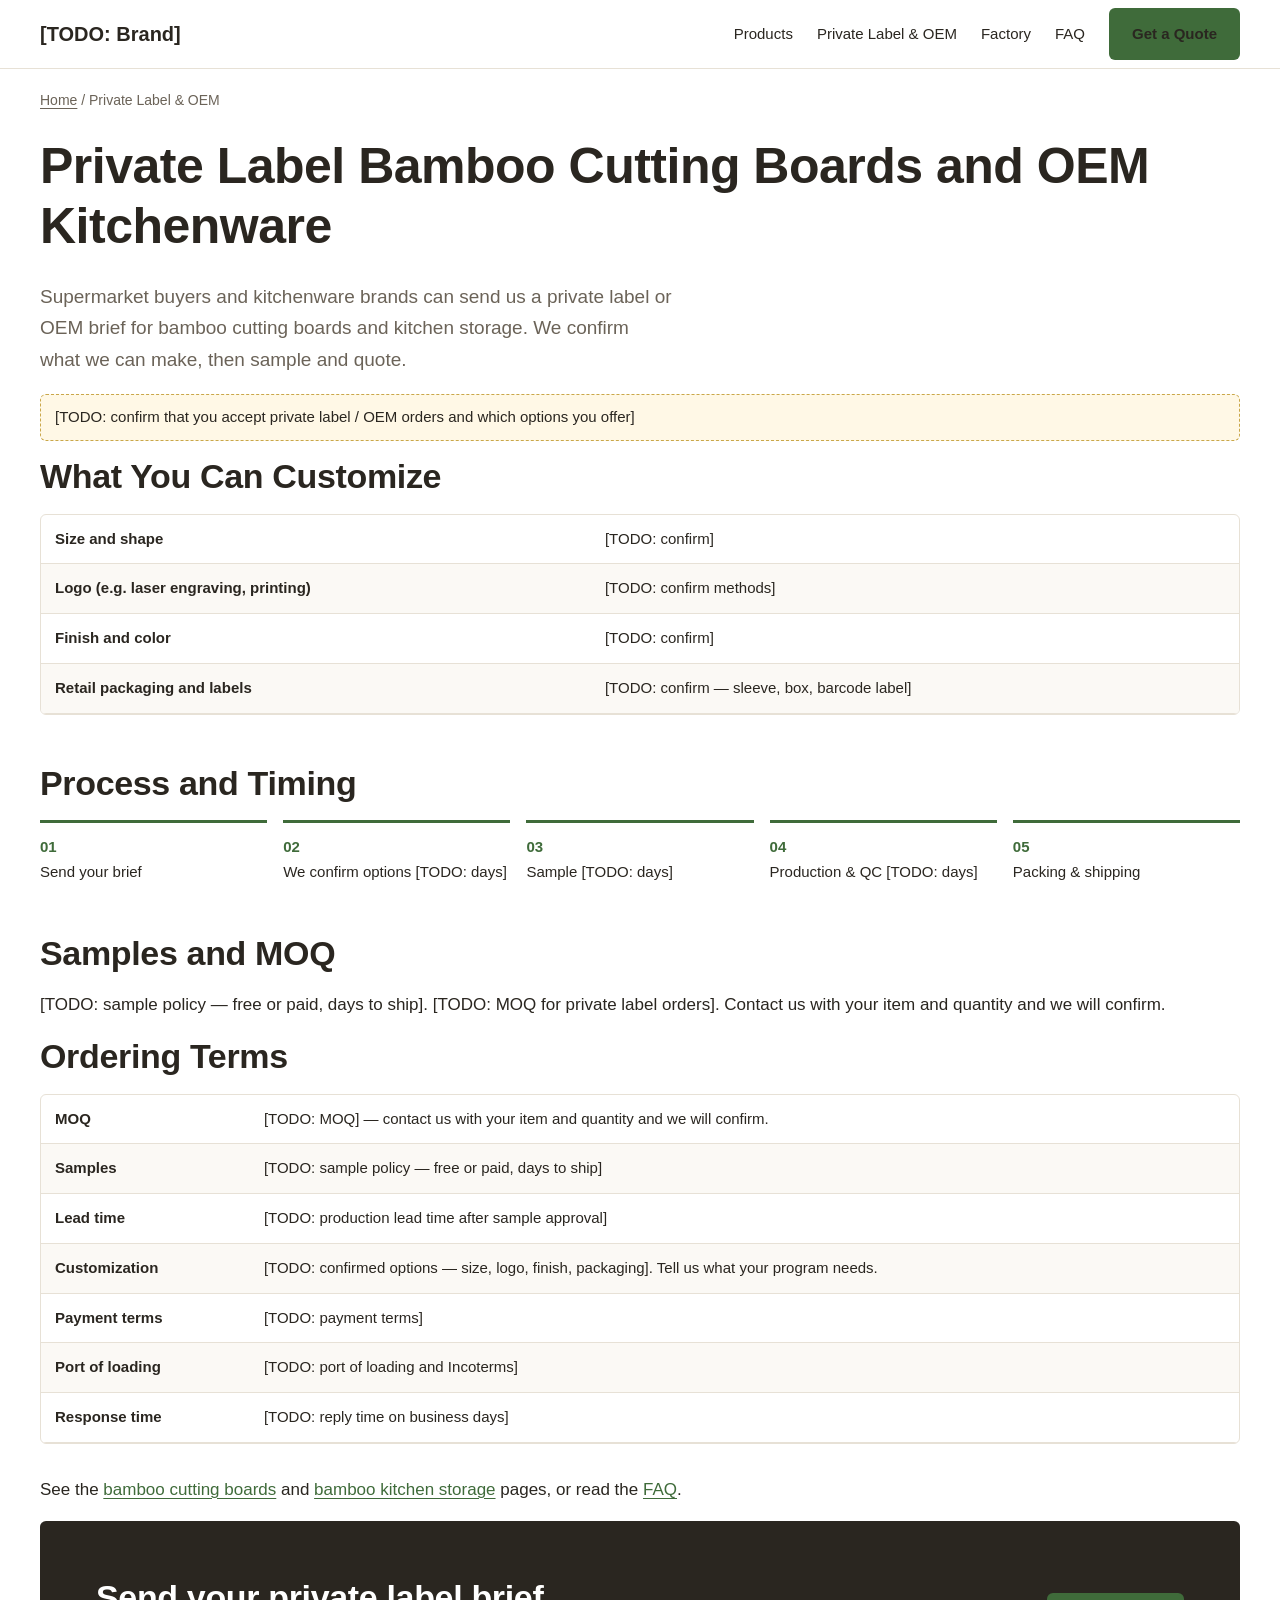
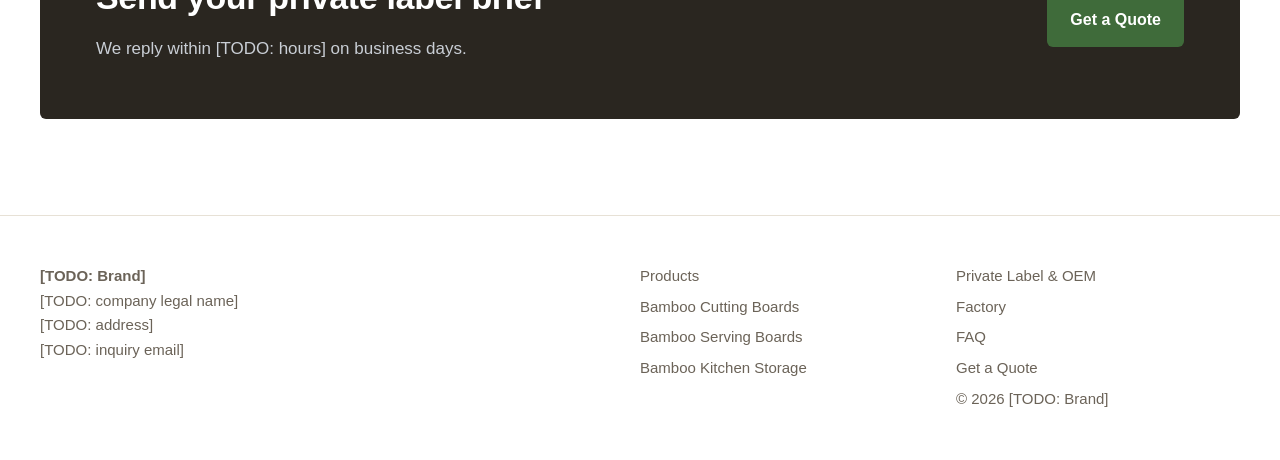
<file: examples/demo-site/oem.html>
<!doctype html>
<html lang="en">
<head>
  <meta charset="utf-8">
  <meta name="viewport" content="width=device-width, initial-scale=1">
  <title>Private Label Bamboo Cutting Boards & OEM Kitchenware | [TODO: Brand]</title>
  <meta name="description" content="Private label and OEM enquiries for bamboo cutting boards and kitchen storage. Send your brand, spec and packaging brief and we will confirm options.">
  
  <link rel="canonical" href="https://www.example.com/oem.html">
  <meta property="og:type" content="website">
  <meta property="og:title" content="Private Label Bamboo Cutting Boards & OEM Kitchenware | [TODO: Brand]">
  <meta property="og:description" content="Private label and OEM enquiries for bamboo cutting boards and kitchen storage. Send your brand, spec and packaging brief and we will confirm options.">
  <meta property="og:url" content="https://www.example.com/oem.html">
  <meta property="og:image" content="https://www.example.com/assets/img/og-cover.jpg">
  <link rel="icon" href="assets/img/favicon.svg" type="image/svg+xml">
  <link rel="stylesheet" href="assets/css/style.css">
</head>

<body>
  <header class="site-header">
    <div class="container">
      <a class="logo" href="index.html">[TODO: Brand]</a>
      <button class="nav-toggle" aria-expanded="false" aria-controls="nav">Menu</button>
      <nav class="nav" id="nav" aria-label="Main">
        <a href="products.html">Products</a>
        <a href="oem.html">Private Label &amp; OEM</a>
        <a href="about.html">Factory</a>
        <a href="faq.html">FAQ</a>
        <a class="btn btn--primary" href="contact.html">Get a Quote</a>
      </nav>
    </div>
  </header>

  <main>
    <div class="container breadcrumb"><a href="index.html">Home</a> / Private Label &amp; OEM</div>
    <section class="section" style="padding-top:24px">
      <div class="container">
        <h1>Private Label Bamboo Cutting Boards and OEM Kitchenware</h1>
        <p class="lead">Supermarket buyers and kitchenware brands can send us a private label or OEM brief for bamboo cutting boards and kitchen storage. We confirm what we can make, then sample and quote.</p>
        <p class="note">[TODO: confirm that you accept private label / OEM orders and which options you offer]</p>

        <h2>What You Can Customize</h2>
        <div class="table-wrap">
          <table>
            <tbody>
              <tr><th>Size and shape</th><td>[TODO: confirm]</td></tr>
              <tr><th>Logo (e.g. laser engraving, printing)</th><td>[TODO: confirm methods]</td></tr>
              <tr><th>Finish and color</th><td>[TODO: confirm]</td></tr>
              <tr><th>Retail packaging and labels</th><td>[TODO: confirm — sleeve, box, barcode label]</td></tr>
            </tbody>
          </table>
        </div>

        <h2 style="margin-top:48px">Process and Timing</h2>
        <ol class="steps">
          <li>Send your brief</li>
          <li>We confirm options [TODO: days]</li>
          <li>Sample [TODO: days]</li>
          <li>Production &amp; QC [TODO: days]</li>
          <li>Packing &amp; shipping</li>
        </ol>

        <h2 style="margin-top:48px">Samples and MOQ</h2>
        <p>[TODO: sample policy — free or paid, days to ship]. [TODO: MOQ for private label orders]. Contact us with your item and quantity and we will confirm.</p>

        <h2>Ordering Terms</h2>
        <div class="table-wrap">
  <table>
    <tbody>
      <tr><th>MOQ</th><td>[TODO: MOQ] — contact us with your item and quantity and we will confirm.</td></tr>
      <tr><th>Samples</th><td>[TODO: sample policy — free or paid, days to ship]</td></tr>
      <tr><th>Lead time</th><td>[TODO: production lead time after sample approval]</td></tr>
      <tr><th>Customization</th><td>[TODO: confirmed options — size, logo, finish, packaging]. Tell us what your program needs.</td></tr>
      <tr><th>Payment terms</th><td>[TODO: payment terms]</td></tr>
      <tr><th>Port of loading</th><td>[TODO: port of loading and Incoterms]</td></tr>
      <tr><th>Response time</th><td>[TODO: reply time on business days]</td></tr>
    </tbody>
  </table>
</div>


        <p style="margin-top:32px">See the <a href="products/bamboo-cutting-boards.html">bamboo cutting boards</a> and <a href="products/bamboo-kitchen-storage.html">bamboo kitchen storage</a> pages, or read the <a href="faq.html">FAQ</a>.</p>
        <div class="cta-band">
          <div><h2>Send your private label brief</h2><p>We reply within [TODO: hours] on business days.</p></div>
          <a class="btn btn--primary" href="contact.html?product=private-label">Get a Quote</a>
        </div>
      </div>
    </section>
  </main>
  <footer class="site-footer">
    <div class="container">
      <div>
        <strong>[TODO: Brand]</strong><br>
        [TODO: company legal name]<br>
        [TODO: address]<br>
        <a href="mailto:sales@example.com">[TODO: inquiry email]</a>
      </div>
      <div>
        <a href="products.html">Products</a>
        <a href="products/bamboo-cutting-boards.html">Bamboo Cutting Boards</a>
        <a href="products/bamboo-serving-boards.html">Bamboo Serving Boards</a>
        <a href="products/bamboo-kitchen-storage.html">Bamboo Kitchen Storage</a>
      </div>
      <div>
        <a href="oem.html">Private Label &amp; OEM</a>
        <a href="about.html">Factory</a>
        <a href="faq.html">FAQ</a>
        <a href="contact.html">Get a Quote</a>
        <span>© 2026 [TODO: Brand]</span>
      </div>
    </div>
  </footer>
  <div class="mobile-cta"><a class="btn btn--primary" href="contact.html">Get a Quote</a></div>
  <script>
    var t = document.querySelector('.nav-toggle'), n = document.getElementById('nav');
    t && t.addEventListener('click', function () { var o = n.classList.toggle('open'); t.setAttribute('aria-expanded', o); });
  </script>
</body>
</html>
</file>
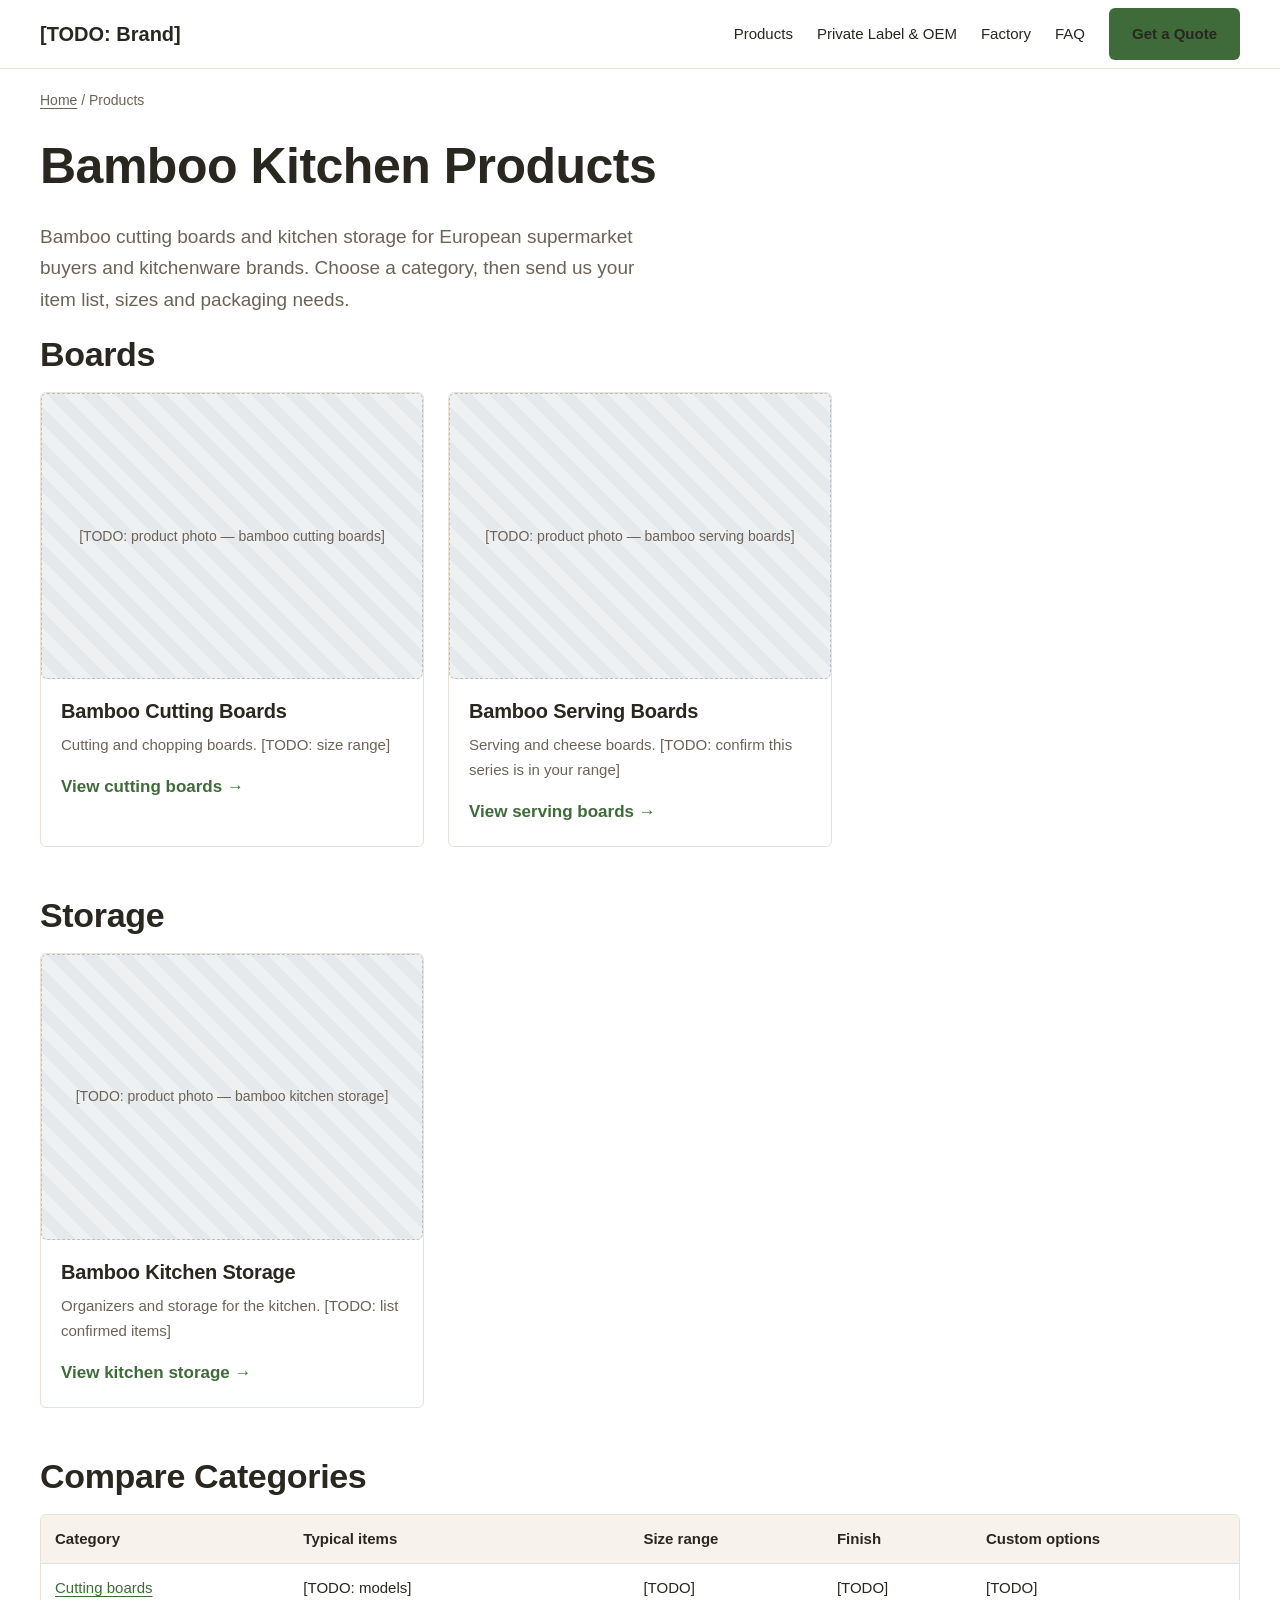
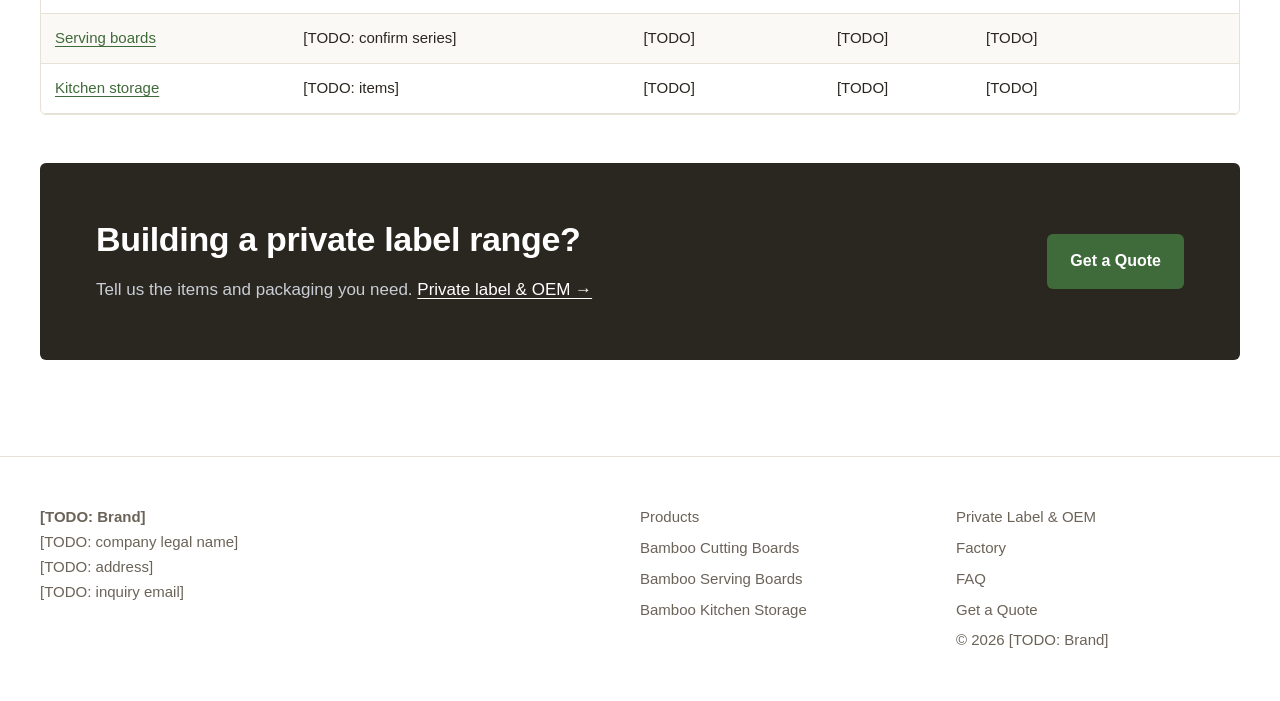
<file: examples/demo-site/products.html>
<!doctype html>
<html lang="en">
<head>
  <meta charset="utf-8">
  <meta name="viewport" content="width=device-width, initial-scale=1">
  <title>Bamboo Kitchen Products: Cutting Boards & Storage | [TODO: Brand]</title>
  <meta name="description" content="Browse bamboo cutting boards, serving boards and kitchen storage made for supermarket and kitchenware brand programs. Request specs and a quote.">
  
  <link rel="canonical" href="https://www.example.com/products.html">
  <meta property="og:type" content="website">
  <meta property="og:title" content="Bamboo Kitchen Products: Cutting Boards & Storage | [TODO: Brand]">
  <meta property="og:description" content="Browse bamboo cutting boards, serving boards and kitchen storage made for supermarket and kitchenware brand programs. Request specs and a quote.">
  <meta property="og:url" content="https://www.example.com/products.html">
  <meta property="og:image" content="https://www.example.com/assets/img/og-cover.jpg">
  <link rel="icon" href="assets/img/favicon.svg" type="image/svg+xml">
  <link rel="stylesheet" href="assets/css/style.css">
</head>

<body>
  <header class="site-header">
    <div class="container">
      <a class="logo" href="index.html">[TODO: Brand]</a>
      <button class="nav-toggle" aria-expanded="false" aria-controls="nav">Menu</button>
      <nav class="nav" id="nav" aria-label="Main">
        <a href="products.html">Products</a>
        <a href="oem.html">Private Label &amp; OEM</a>
        <a href="about.html">Factory</a>
        <a href="faq.html">FAQ</a>
        <a class="btn btn--primary" href="contact.html">Get a Quote</a>
      </nav>
    </div>
  </header>

  <main>
    <div class="container breadcrumb"><a href="index.html">Home</a> / Products</div>
    <section class="section" style="padding-top:24px">
      <div class="container">
        <h1>Bamboo Kitchen Products</h1>
        <p class="lead">Bamboo cutting boards and kitchen storage for European supermarket buyers and kitchenware brands. Choose a category, then send us your item list, sizes and packaging needs.</p>

        <h2>Boards</h2>
        <div class="grid">
          <article class="card">
            <div class="ph">[TODO: product photo — bamboo cutting boards]</div>
            <div class="card-body"><h3>Bamboo Cutting Boards</h3><p>Cutting and chopping boards. [TODO: size range]</p><a class="more" href="products/bamboo-cutting-boards.html">View cutting boards →</a></div>
          </article>
          <article class="card">
            <div class="ph">[TODO: product photo — bamboo serving boards]</div>
            <div class="card-body"><h3>Bamboo Serving Boards</h3><p>Serving and cheese boards. [TODO: confirm this series is in your range]</p><a class="more" href="products/bamboo-serving-boards.html">View serving boards →</a></div>
          </article>
        </div>

        <h2 style="margin-top:48px">Storage</h2>
        <div class="grid">
          <article class="card">
            <div class="ph">[TODO: product photo — bamboo kitchen storage]</div>
            <div class="card-body"><h3>Bamboo Kitchen Storage</h3><p>Organizers and storage for the kitchen. [TODO: list confirmed items]</p><a class="more" href="products/bamboo-kitchen-storage.html">View kitchen storage →</a></div>
          </article>
        </div>

        <h2 style="margin-top:48px">Compare Categories</h2>
        <div class="table-wrap">
          <table>
            <thead><tr><th>Category</th><th>Typical items</th><th>Size range</th><th>Finish</th><th>Custom options</th></tr></thead>
            <tbody>
              <tr><td><a href="products/bamboo-cutting-boards.html">Cutting boards</a></td><td>[TODO: models]</td><td>[TODO]</td><td>[TODO]</td><td>[TODO]</td></tr>
              <tr><td><a href="products/bamboo-serving-boards.html">Serving boards</a></td><td>[TODO: confirm series]</td><td>[TODO]</td><td>[TODO]</td><td>[TODO]</td></tr>
              <tr><td><a href="products/bamboo-kitchen-storage.html">Kitchen storage</a></td><td>[TODO: items]</td><td>[TODO]</td><td>[TODO]</td><td>[TODO]</td></tr>
            </tbody>
          </table>
        </div>

        <div class="cta-band" style="margin-top:48px">
          <div><h2>Building a private label range?</h2><p>Tell us the items and packaging you need. <a href="oem.html" style="color:#fff">Private label &amp; OEM →</a></p></div>
          <a class="btn btn--primary" href="contact.html">Get a Quote</a>
        </div>
      </div>
    </section>
  </main>
  <footer class="site-footer">
    <div class="container">
      <div>
        <strong>[TODO: Brand]</strong><br>
        [TODO: company legal name]<br>
        [TODO: address]<br>
        <a href="mailto:sales@example.com">[TODO: inquiry email]</a>
      </div>
      <div>
        <a href="products.html">Products</a>
        <a href="products/bamboo-cutting-boards.html">Bamboo Cutting Boards</a>
        <a href="products/bamboo-serving-boards.html">Bamboo Serving Boards</a>
        <a href="products/bamboo-kitchen-storage.html">Bamboo Kitchen Storage</a>
      </div>
      <div>
        <a href="oem.html">Private Label &amp; OEM</a>
        <a href="about.html">Factory</a>
        <a href="faq.html">FAQ</a>
        <a href="contact.html">Get a Quote</a>
        <span>© 2026 [TODO: Brand]</span>
      </div>
    </div>
  </footer>
  <div class="mobile-cta"><a class="btn btn--primary" href="contact.html">Get a Quote</a></div>
  <script>
    var t = document.querySelector('.nav-toggle'), n = document.getElementById('nav');
    t && t.addEventListener('click', function () { var o = n.classList.toggle('open'); t.setAttribute('aria-expanded', o); });
  </script>
</body>
</html>
</file>
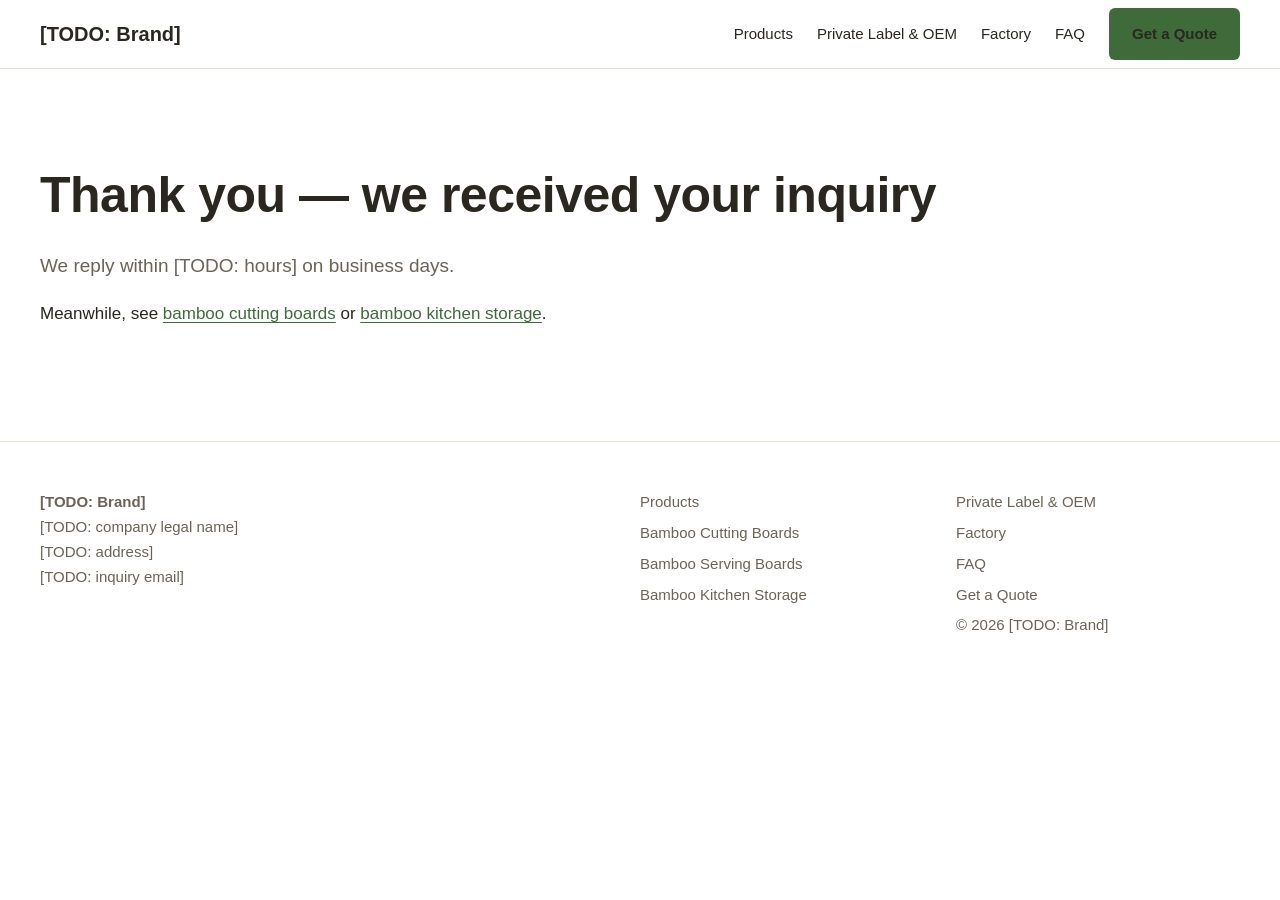
<file: examples/demo-site/thank-you.html>
<!doctype html>
<html lang="en">
<head>
  <meta charset="utf-8">
  <meta name="viewport" content="width=device-width, initial-scale=1">
  <title>Thank You | [TODO: Brand]</title>
  <meta name="description" content="We have received your inquiry and will reply soon.">
  <meta name="robots" content="noindex">
  
  <meta property="og:type" content="website">
  <meta property="og:title" content="Thank You | [TODO: Brand]">
  <meta property="og:description" content="We have received your inquiry and will reply soon.">
  <meta property="og:url" content="https://www.example.com/thank-you.html">
  <meta property="og:image" content="https://www.example.com/assets/img/og-cover.jpg">
  <link rel="icon" href="assets/img/favicon.svg" type="image/svg+xml">
  <link rel="stylesheet" href="assets/css/style.css">
</head>

<body>
  <header class="site-header">
    <div class="container">
      <a class="logo" href="index.html">[TODO: Brand]</a>
      <button class="nav-toggle" aria-expanded="false" aria-controls="nav">Menu</button>
      <nav class="nav" id="nav" aria-label="Main">
        <a href="products.html">Products</a>
        <a href="oem.html">Private Label &amp; OEM</a>
        <a href="about.html">Factory</a>
        <a href="faq.html">FAQ</a>
        <a class="btn btn--primary" href="contact.html">Get a Quote</a>
      </nav>
    </div>
  </header>

  <main class="section"><div class="container">
    <h1>Thank you — we received your inquiry</h1>
    <p class="lead">We reply within [TODO: hours] on business days.</p>
    <p>Meanwhile, see <a href="products/bamboo-cutting-boards.html">bamboo cutting boards</a> or <a href="products/bamboo-kitchen-storage.html">bamboo kitchen storage</a>.</p>
  </div></main>
  <footer class="site-footer">
    <div class="container">
      <div>
        <strong>[TODO: Brand]</strong><br>
        [TODO: company legal name]<br>
        [TODO: address]<br>
        <a href="mailto:sales@example.com">[TODO: inquiry email]</a>
      </div>
      <div>
        <a href="products.html">Products</a>
        <a href="products/bamboo-cutting-boards.html">Bamboo Cutting Boards</a>
        <a href="products/bamboo-serving-boards.html">Bamboo Serving Boards</a>
        <a href="products/bamboo-kitchen-storage.html">Bamboo Kitchen Storage</a>
      </div>
      <div>
        <a href="oem.html">Private Label &amp; OEM</a>
        <a href="about.html">Factory</a>
        <a href="faq.html">FAQ</a>
        <a href="contact.html">Get a Quote</a>
        <span>© 2026 [TODO: Brand]</span>
      </div>
    </div>
  </footer>
  <div class="mobile-cta"><a class="btn btn--primary" href="contact.html">Get a Quote</a></div>
  <script>
    var t = document.querySelector('.nav-toggle'), n = document.getElementById('nav');
    t && t.addEventListener('click', function () { var o = n.classList.toggle('open'); t.setAttribute('aria-expanded', o); });
  </script>
</body>
</html>
</file>
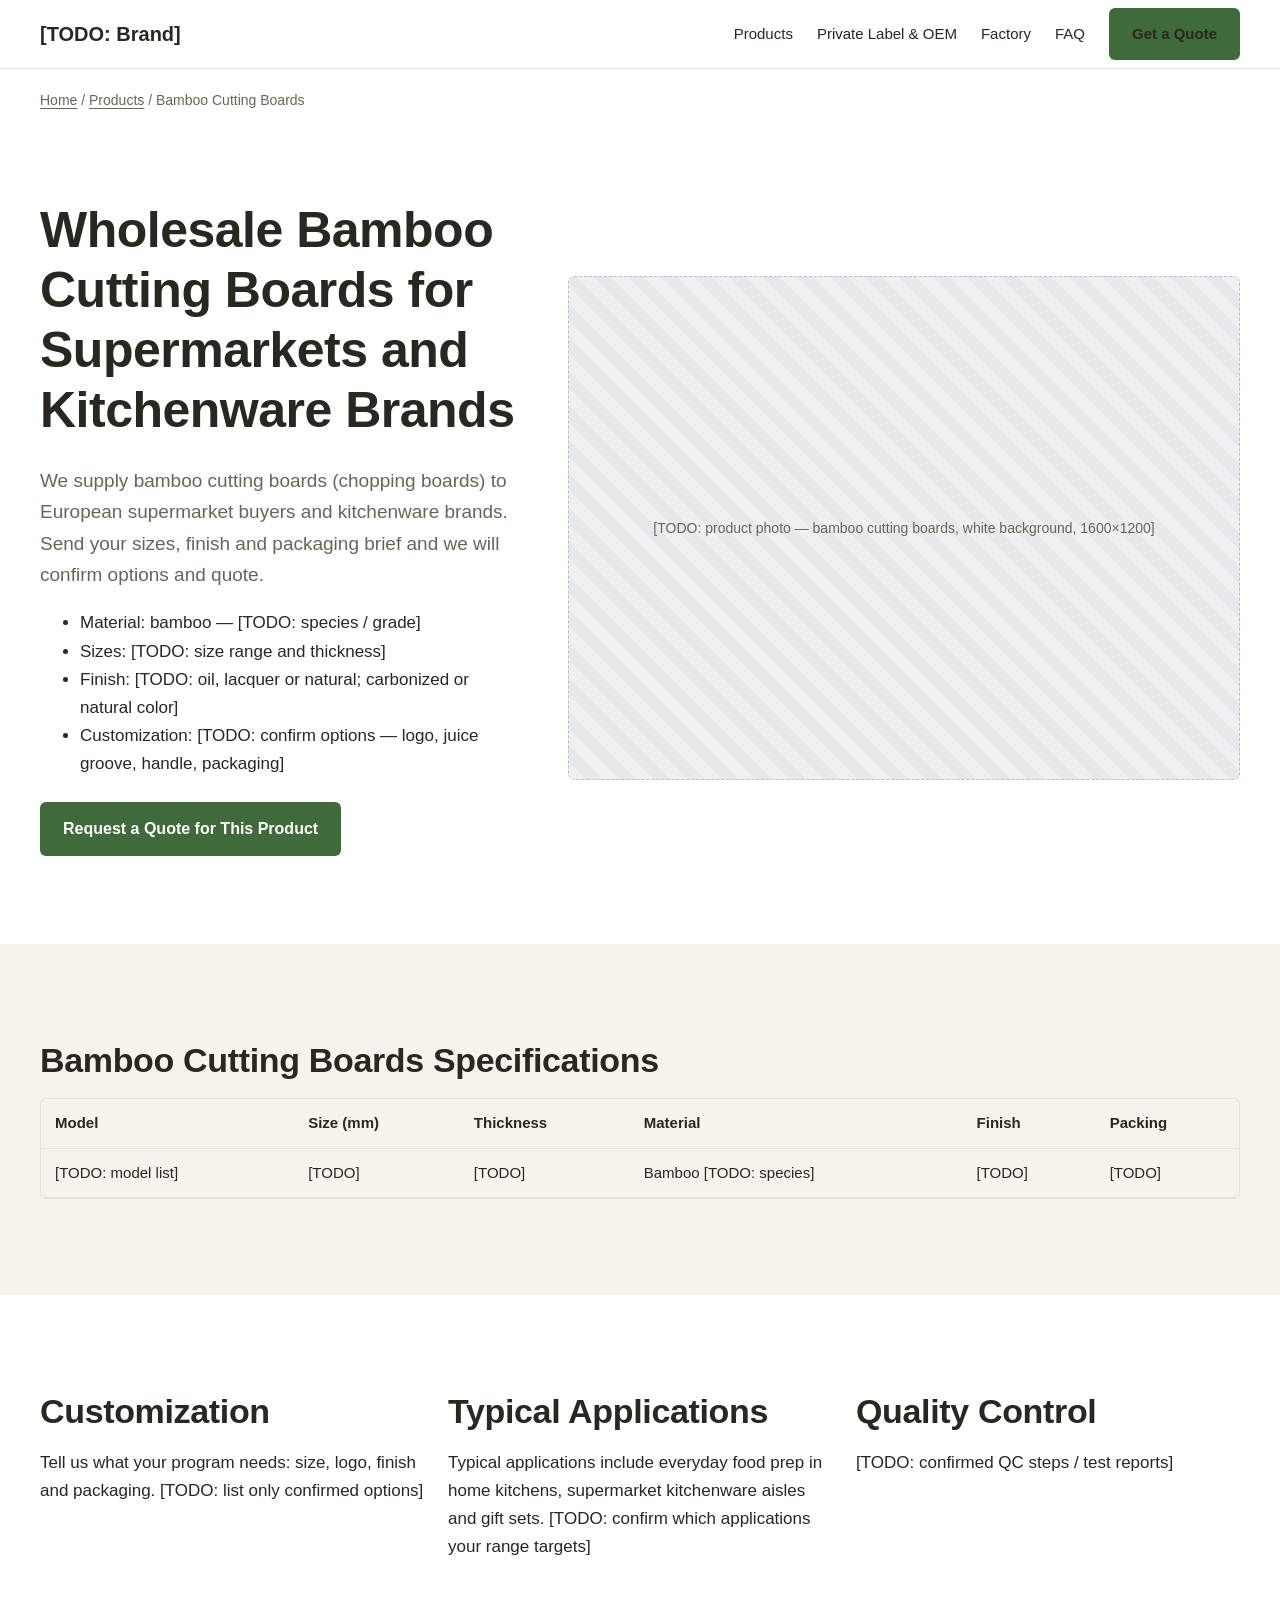
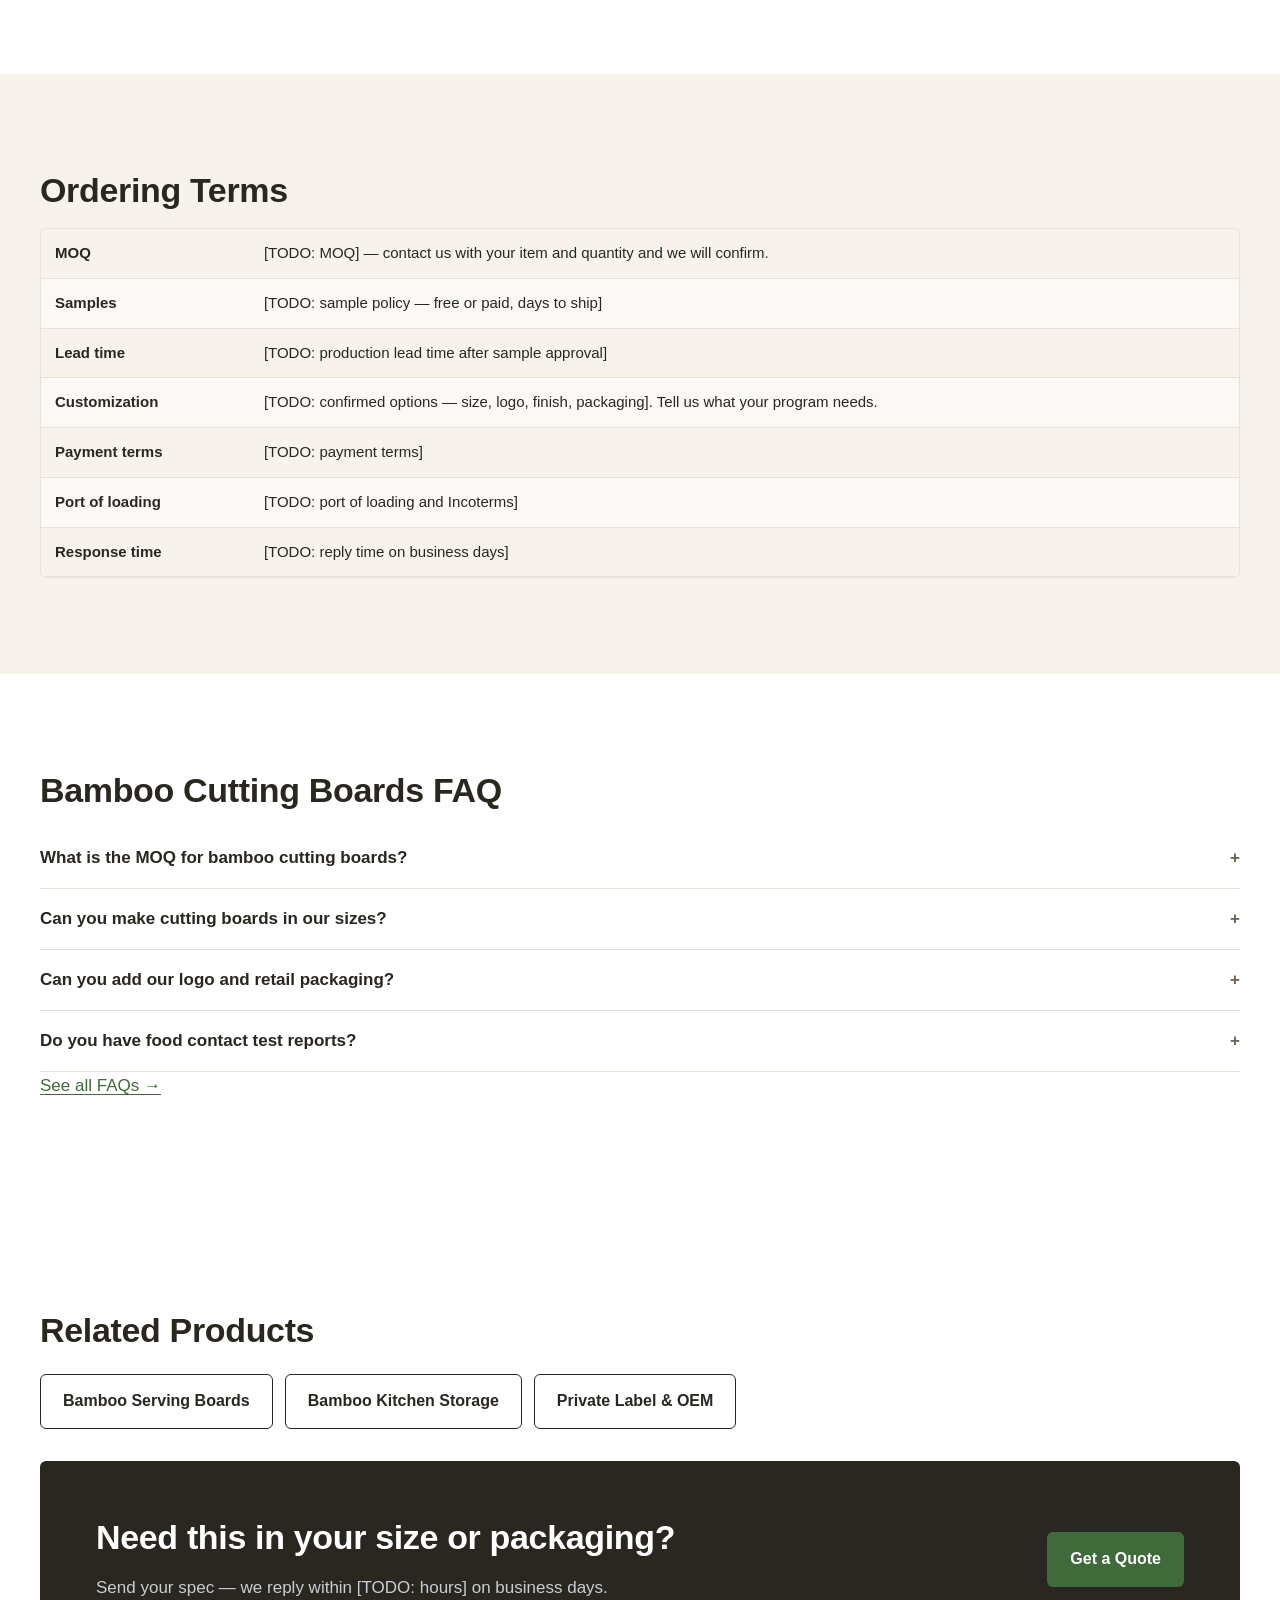
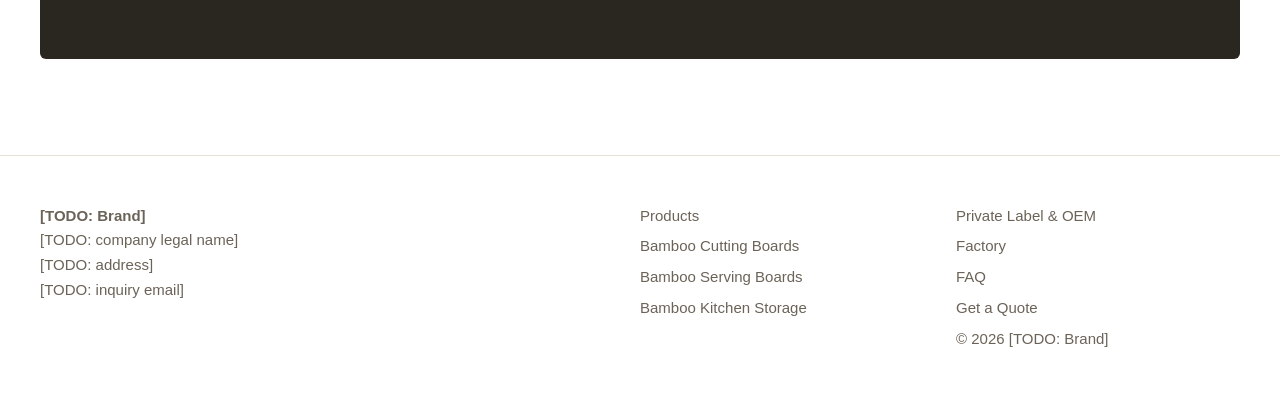
<file: examples/demo-site/products/bamboo-cutting-boards.html>
<!doctype html>
<html lang="en">
<head>
  <meta charset="utf-8">
  <meta name="viewport" content="width=device-width, initial-scale=1">
  <title>Bamboo Cutting Board Wholesale for Retail & Brands | [TODO: Brand]</title>
  <meta name="description" content="Wholesale bamboo cutting and chopping boards for European supermarkets and kitchenware brands. Share your size, finish and packaging needs for a quote.">
  
  <link rel="canonical" href="https://www.example.com/products/bamboo-cutting-boards.html">
  <meta property="og:type" content="product">
  <meta property="og:title" content="Bamboo Cutting Board Wholesale for Retail & Brands | [TODO: Brand]">
  <meta property="og:description" content="Wholesale bamboo cutting and chopping boards for European supermarkets and kitchenware brands. Share your size, finish and packaging needs for a quote.">
  <meta property="og:url" content="https://www.example.com/products/bamboo-cutting-boards.html">
  <meta property="og:image" content="https://www.example.com/assets/img/og-cover.jpg">
  <link rel="icon" href="../assets/img/favicon.svg" type="image/svg+xml">
  <link rel="stylesheet" href="../assets/css/style.css">
</head>

<body>
  <header class="site-header">
    <div class="container">
      <a class="logo" href="../index.html">[TODO: Brand]</a>
      <button class="nav-toggle" aria-expanded="false" aria-controls="nav">Menu</button>
      <nav class="nav" id="nav" aria-label="Main">
        <a href="../products.html">Products</a>
        <a href="../oem.html">Private Label &amp; OEM</a>
        <a href="../about.html">Factory</a>
        <a href="../faq.html">FAQ</a>
        <a class="btn btn--primary" href="../contact.html">Get a Quote</a>
      </nav>
    </div>
  </header>

  <main>
    <div class="container breadcrumb"><a href="../index.html">Home</a> / <a href="../products.html">Products</a> / Bamboo Cutting Boards</div>
    <section class="hero">
      <div class="container">
        <div>
          <h1>Wholesale Bamboo Cutting Boards for Supermarkets and Kitchenware Brands</h1>
          <p class="lead">We supply bamboo cutting boards (chopping boards) to European supermarket buyers and kitchenware brands. Send your sizes, finish and packaging brief and we will confirm options and quote.</p>
          
          <ul>
            <li>Material: bamboo — [TODO: species / grade]</li>
            <li>Sizes: [TODO: size range and thickness]</li>
            <li>Finish: [TODO: oil, lacquer or natural; carbonized or natural color]</li>
            <li>Customization: [TODO: confirm options — logo, juice groove, handle, packaging]</li>
          </ul>
          <div class="btn-row">
            <a class="btn btn--primary" href="../contact.html?product=bamboo-cutting-boards">Request a Quote for This Product</a>
          </div>
        </div>
        <div class="hero-media"><div class="ph">[TODO: product photo — bamboo cutting boards, white background, 1600×1200]</div></div>
      </div>
    </section>

    <section class="section section--soft">
      <div class="container">
        <h2>Bamboo Cutting Boards Specifications</h2>
        <div class="table-wrap">
          <table>
            <thead><tr><th>Model</th><th>Size (mm)</th><th>Thickness</th><th>Material</th><th>Finish</th><th>Packing</th></tr></thead>
            <tbody>
              <tr><td>[TODO: model list]</td><td>[TODO]</td><td>[TODO]</td><td>Bamboo [TODO: species]</td><td>[TODO]</td><td>[TODO]</td></tr>
            </tbody>
          </table>
        </div>
      </div>
    </section>

    <section class="section">
      <div class="container grid">
        <div><h2>Customization</h2><p>Tell us what your program needs: size, logo, finish and packaging. [TODO: list only confirmed options]</p></div>
        <div><h2>Typical Applications</h2><p>Typical applications include everyday food prep in home kitchens, supermarket kitchenware aisles and gift sets. [TODO: confirm which applications your range targets]</p></div>
        <div><h2>Quality Control</h2><p>[TODO: confirmed QC steps / test reports]</p></div>
      </div>
    </section>

    <section class="section section--soft">
      <div class="container">
        <h2>Ordering Terms</h2>
        <div class="table-wrap">
  <table>
    <tbody>
      <tr><th>MOQ</th><td>[TODO: MOQ] — contact us with your item and quantity and we will confirm.</td></tr>
      <tr><th>Samples</th><td>[TODO: sample policy — free or paid, days to ship]</td></tr>
      <tr><th>Lead time</th><td>[TODO: production lead time after sample approval]</td></tr>
      <tr><th>Customization</th><td>[TODO: confirmed options — size, logo, finish, packaging]. Tell us what your program needs.</td></tr>
      <tr><th>Payment terms</th><td>[TODO: payment terms]</td></tr>
      <tr><th>Port of loading</th><td>[TODO: port of loading and Incoterms]</td></tr>
      <tr><th>Response time</th><td>[TODO: reply time on business days]</td></tr>
    </tbody>
  </table>
</div>

      </div>
    </section>

    <section class="section">
      <div class="container faq">
        <h2>Bamboo Cutting Boards FAQ</h2>
        <details><summary>What is the MOQ for bamboo cutting boards?</summary><p>Contact us with your sizes and quantity and we will confirm the MOQ. [TODO: confirmed MOQ]</p></details>
        <details><summary>Can you make cutting boards in our sizes?</summary><p>Send your sizes or drawing and we will confirm whether we can make them. [TODO: confirmed size range]</p></details>
        <details><summary>Can you add our logo and retail packaging?</summary><p>Tell us your logo method and packaging type and we will confirm. [TODO: confirm logo and packaging options]</p></details>
        <details><summary>Do you have food contact test reports?</summary><p>Ask us for the reports available for your market. [TODO: test report name, standard and lab]</p></details>
        <p><a href="../faq.html">See all FAQs →</a></p>
      </div>
    </section>

    <section class="section">
      <div class="container">
        <h2>Related Products</h2>
        <div class="btn-row">
          <a class="btn btn--ghost" href="bamboo-serving-boards.html">Bamboo Serving Boards</a>
          <a class="btn btn--ghost" href="bamboo-kitchen-storage.html">Bamboo Kitchen Storage</a>
          <a class="btn btn--ghost" href="../oem.html">Private Label &amp; OEM</a>
        </div>
        <div class="cta-band" style="margin-top:32px">
          <div><h2>Need this in your size or packaging?</h2><p>Send your spec — we reply within [TODO: hours] on business days.</p></div>
          <a class="btn btn--primary" href="../contact.html?product=bamboo-cutting-boards">Get a Quote</a>
        </div>
      </div>
    </section>
  </main>
  <script type="application/ld+json">
{
  "@context": "https://schema.org",
  "@graph": [
    {
      "@type": "Product",
      "name": "Bamboo Cutting Boards",
      "description": "Wholesale bamboo cutting and chopping boards for European supermarkets and kitchenware brands. Share your size, finish and packaging needs for a quote.",
      "brand": {
        "@type": "Brand",
        "name": "[TODO: Brand]"
      },
      "manufacturer": {
        "@id": "https://www.example.com/#org"
      }
    },
    {
      "@type": "BreadcrumbList",
      "itemListElement": [
        {
          "@type": "ListItem",
          "position": 1,
          "name": "Home",
          "item": "https://www.example.com/"
        },
        {
          "@type": "ListItem",
          "position": 2,
          "name": "Products",
          "item": "https://www.example.com/products.html"
        },
        {
          "@type": "ListItem",
          "position": 3,
          "name": "Bamboo Cutting Boards",
          "item": "https://www.example.com/products/bamboo-cutting-boards.html"
        }
      ]
    },
    {
      "@type": "FAQPage",
      "mainEntity": [
        {
          "@type": "Question",
          "name": "What is the MOQ for bamboo cutting boards?",
          "acceptedAnswer": {
            "@type": "Answer",
            "text": "Contact us with your sizes and quantity and we will confirm the MOQ. [TODO: confirmed MOQ]"
          }
        },
        {
          "@type": "Question",
          "name": "Can you make cutting boards in our sizes?",
          "acceptedAnswer": {
            "@type": "Answer",
            "text": "Send your sizes or drawing and we will confirm whether we can make them. [TODO: confirmed size range]"
          }
        },
        {
          "@type": "Question",
          "name": "Can you add our logo and retail packaging?",
          "acceptedAnswer": {
            "@type": "Answer",
            "text": "Tell us your logo method and packaging type and we will confirm. [TODO: confirm logo and packaging options]"
          }
        },
        {
          "@type": "Question",
          "name": "Do you have food contact test reports?",
          "acceptedAnswer": {
            "@type": "Answer",
            "text": "Ask us for the reports available for your market. [TODO: test report name, standard and lab]"
          }
        }
      ]
    }
  ]
}
  </script>
  <footer class="site-footer">
    <div class="container">
      <div>
        <strong>[TODO: Brand]</strong><br>
        [TODO: company legal name]<br>
        [TODO: address]<br>
        <a href="mailto:sales@example.com">[TODO: inquiry email]</a>
      </div>
      <div>
        <a href="../products.html">Products</a>
        <a href="../products/bamboo-cutting-boards.html">Bamboo Cutting Boards</a>
        <a href="../products/bamboo-serving-boards.html">Bamboo Serving Boards</a>
        <a href="../products/bamboo-kitchen-storage.html">Bamboo Kitchen Storage</a>
      </div>
      <div>
        <a href="../oem.html">Private Label &amp; OEM</a>
        <a href="../about.html">Factory</a>
        <a href="../faq.html">FAQ</a>
        <a href="../contact.html">Get a Quote</a>
        <span>© 2026 [TODO: Brand]</span>
      </div>
    </div>
  </footer>
  <div class="mobile-cta"><a class="btn btn--primary" href="../contact.html?product=bamboo-cutting-boards">Get a Quote</a></div>
  <script>
    var t = document.querySelector('.nav-toggle'), n = document.getElementById('nav');
    t && t.addEventListener('click', function () { var o = n.classList.toggle('open'); t.setAttribute('aria-expanded', o); });
  </script>
</body>
</html>
</file>
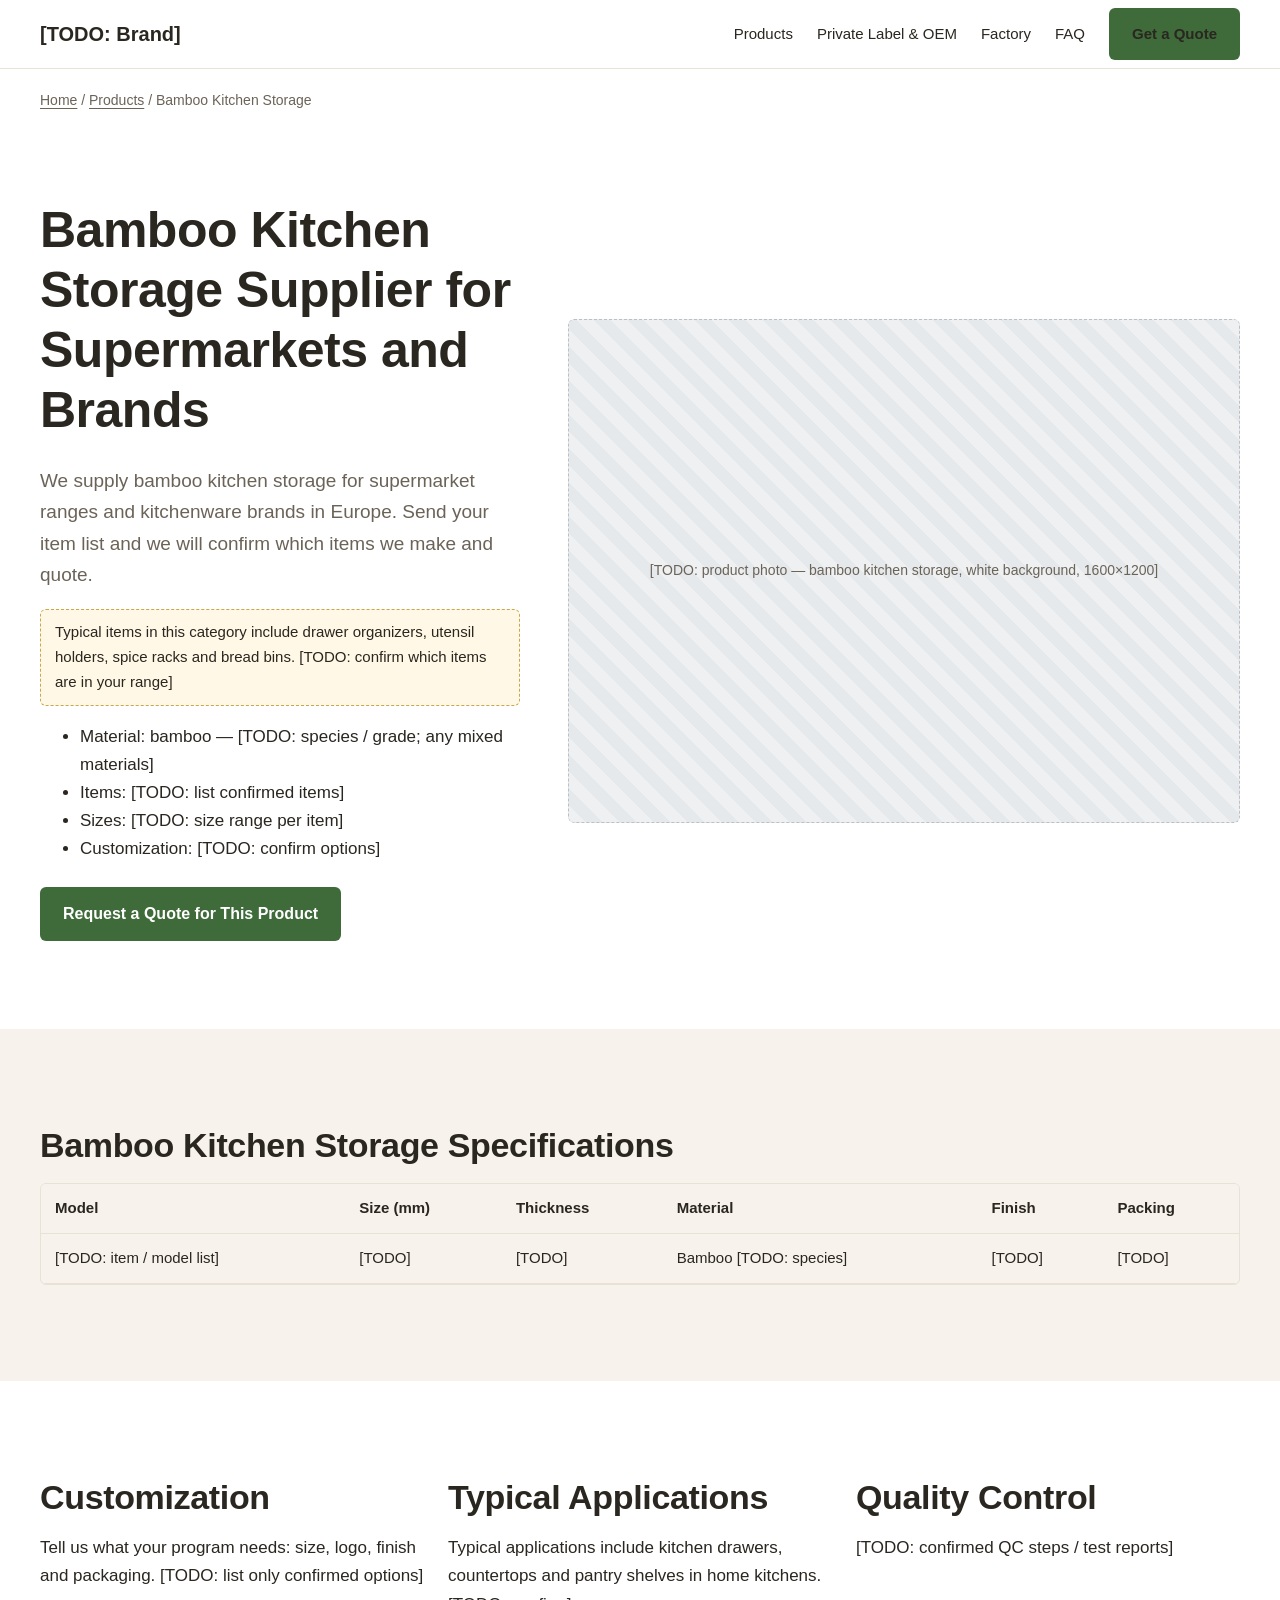
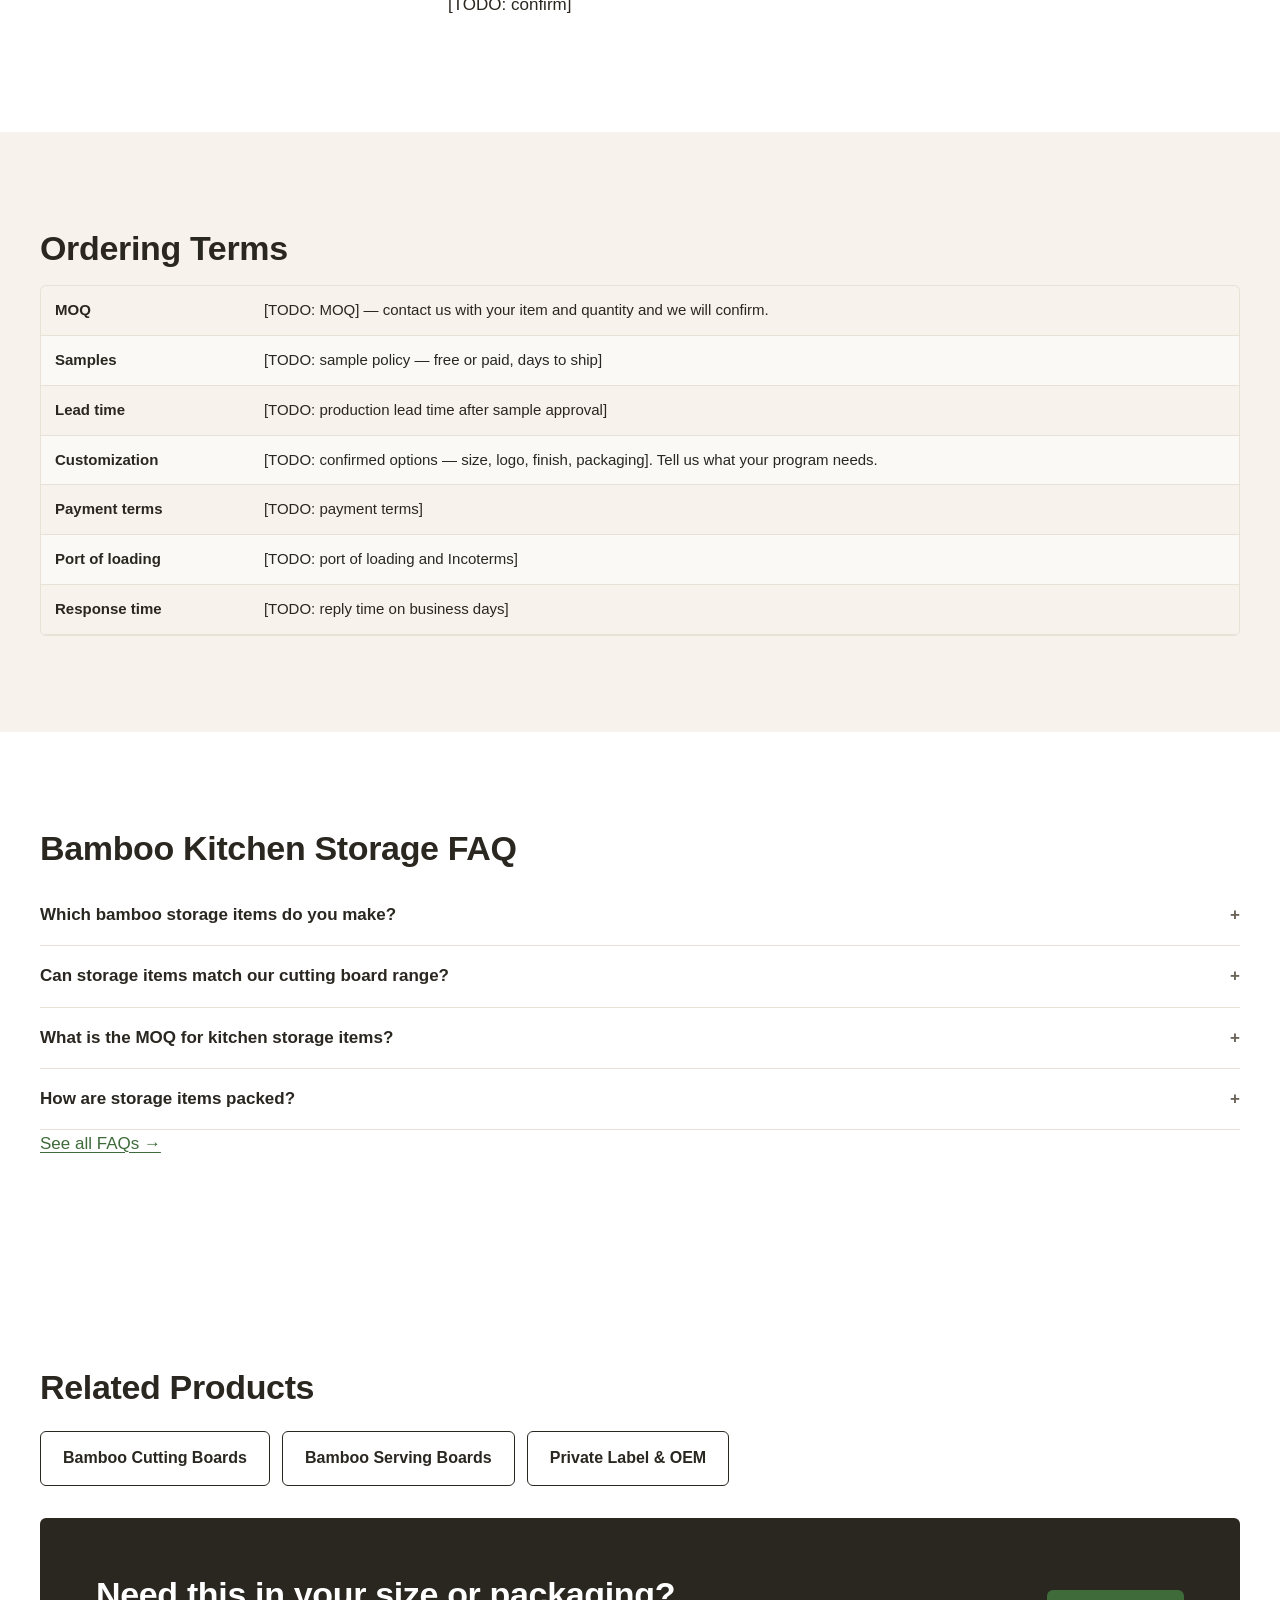
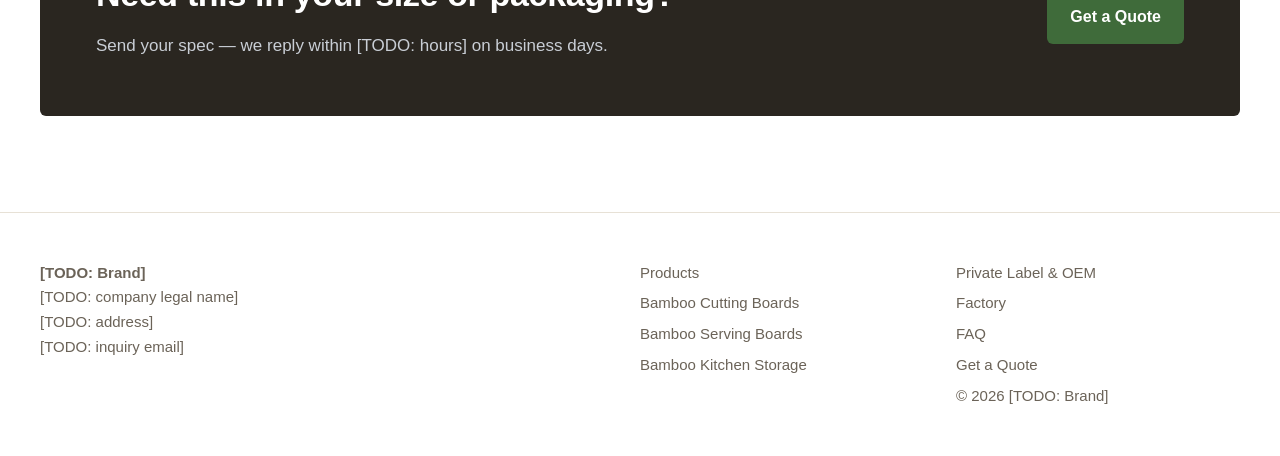
<file: examples/demo-site/products/bamboo-kitchen-storage.html>
<!doctype html>
<html lang="en">
<head>
  <meta charset="utf-8">
  <meta name="viewport" content="width=device-width, initial-scale=1">
  <title>Bamboo Kitchen Storage Supplier | Organizers Wholesale | [TODO: Brand]</title>
  <meta name="description" content="Bamboo kitchen storage and organizers for European supermarkets and kitchenware brands. Tell us the items, sizes and packaging you need for a quote.">
  
  <link rel="canonical" href="https://www.example.com/products/bamboo-kitchen-storage.html">
  <meta property="og:type" content="product">
  <meta property="og:title" content="Bamboo Kitchen Storage Supplier | Organizers Wholesale | [TODO: Brand]">
  <meta property="og:description" content="Bamboo kitchen storage and organizers for European supermarkets and kitchenware brands. Tell us the items, sizes and packaging you need for a quote.">
  <meta property="og:url" content="https://www.example.com/products/bamboo-kitchen-storage.html">
  <meta property="og:image" content="https://www.example.com/assets/img/og-cover.jpg">
  <link rel="icon" href="../assets/img/favicon.svg" type="image/svg+xml">
  <link rel="stylesheet" href="../assets/css/style.css">
</head>

<body>
  <header class="site-header">
    <div class="container">
      <a class="logo" href="../index.html">[TODO: Brand]</a>
      <button class="nav-toggle" aria-expanded="false" aria-controls="nav">Menu</button>
      <nav class="nav" id="nav" aria-label="Main">
        <a href="../products.html">Products</a>
        <a href="../oem.html">Private Label &amp; OEM</a>
        <a href="../about.html">Factory</a>
        <a href="../faq.html">FAQ</a>
        <a class="btn btn--primary" href="../contact.html">Get a Quote</a>
      </nav>
    </div>
  </header>

  <main>
    <div class="container breadcrumb"><a href="../index.html">Home</a> / <a href="../products.html">Products</a> / Bamboo Kitchen Storage</div>
    <section class="hero">
      <div class="container">
        <div>
          <h1>Bamboo Kitchen Storage Supplier for Supermarkets and Brands</h1>
          <p class="lead">We supply bamboo kitchen storage for supermarket ranges and kitchenware brands in Europe. Send your item list and we will confirm which items we make and quote.</p>
          <p class="note">Typical items in this category include drawer organizers, utensil holders, spice racks and bread bins. [TODO: confirm which items are in your range]</p>
          <ul>
            <li>Material: bamboo — [TODO: species / grade; any mixed materials]</li>
            <li>Items: [TODO: list confirmed items]</li>
            <li>Sizes: [TODO: size range per item]</li>
            <li>Customization: [TODO: confirm options]</li>
          </ul>
          <div class="btn-row">
            <a class="btn btn--primary" href="../contact.html?product=bamboo-kitchen-storage">Request a Quote for This Product</a>
          </div>
        </div>
        <div class="hero-media"><div class="ph">[TODO: product photo — bamboo kitchen storage, white background, 1600×1200]</div></div>
      </div>
    </section>

    <section class="section section--soft">
      <div class="container">
        <h2>Bamboo Kitchen Storage Specifications</h2>
        <div class="table-wrap">
          <table>
            <thead><tr><th>Model</th><th>Size (mm)</th><th>Thickness</th><th>Material</th><th>Finish</th><th>Packing</th></tr></thead>
            <tbody>
              <tr><td>[TODO: item / model list]</td><td>[TODO]</td><td>[TODO]</td><td>Bamboo [TODO: species]</td><td>[TODO]</td><td>[TODO]</td></tr>
            </tbody>
          </table>
        </div>
      </div>
    </section>

    <section class="section">
      <div class="container grid">
        <div><h2>Customization</h2><p>Tell us what your program needs: size, logo, finish and packaging. [TODO: list only confirmed options]</p></div>
        <div><h2>Typical Applications</h2><p>Typical applications include kitchen drawers, countertops and pantry shelves in home kitchens. [TODO: confirm]</p></div>
        <div><h2>Quality Control</h2><p>[TODO: confirmed QC steps / test reports]</p></div>
      </div>
    </section>

    <section class="section section--soft">
      <div class="container">
        <h2>Ordering Terms</h2>
        <div class="table-wrap">
  <table>
    <tbody>
      <tr><th>MOQ</th><td>[TODO: MOQ] — contact us with your item and quantity and we will confirm.</td></tr>
      <tr><th>Samples</th><td>[TODO: sample policy — free or paid, days to ship]</td></tr>
      <tr><th>Lead time</th><td>[TODO: production lead time after sample approval]</td></tr>
      <tr><th>Customization</th><td>[TODO: confirmed options — size, logo, finish, packaging]. Tell us what your program needs.</td></tr>
      <tr><th>Payment terms</th><td>[TODO: payment terms]</td></tr>
      <tr><th>Port of loading</th><td>[TODO: port of loading and Incoterms]</td></tr>
      <tr><th>Response time</th><td>[TODO: reply time on business days]</td></tr>
    </tbody>
  </table>
</div>

      </div>
    </section>

    <section class="section">
      <div class="container faq">
        <h2>Bamboo Kitchen Storage FAQ</h2>
        <details><summary>Which bamboo storage items do you make?</summary><p>Send us your item list and we will confirm which items we make. [TODO: confirmed item list]</p></details>
        <details><summary>Can storage items match our cutting board range?</summary><p>Tell us your range and finish and we will confirm. [TODO: confirm matching finish]</p></details>
        <details><summary>What is the MOQ for kitchen storage items?</summary><p>Contact us with your items and quantity and we will confirm. [TODO: confirmed MOQ]</p></details>
        <details><summary>How are storage items packed?</summary><p>Tell us your packaging needs and we will confirm. [TODO: packaging options]</p></details>
        <p><a href="../faq.html">See all FAQs →</a></p>
      </div>
    </section>

    <section class="section">
      <div class="container">
        <h2>Related Products</h2>
        <div class="btn-row">
          <a class="btn btn--ghost" href="bamboo-cutting-boards.html">Bamboo Cutting Boards</a>
          <a class="btn btn--ghost" href="bamboo-serving-boards.html">Bamboo Serving Boards</a>
          <a class="btn btn--ghost" href="../oem.html">Private Label &amp; OEM</a>
        </div>
        <div class="cta-band" style="margin-top:32px">
          <div><h2>Need this in your size or packaging?</h2><p>Send your spec — we reply within [TODO: hours] on business days.</p></div>
          <a class="btn btn--primary" href="../contact.html?product=bamboo-kitchen-storage">Get a Quote</a>
        </div>
      </div>
    </section>
  </main>
  <script type="application/ld+json">
{
  "@context": "https://schema.org",
  "@graph": [
    {
      "@type": "Product",
      "name": "Bamboo Kitchen Storage",
      "description": "Bamboo kitchen storage and organizers for European supermarkets and kitchenware brands. Tell us the items, sizes and packaging you need for a quote.",
      "brand": {
        "@type": "Brand",
        "name": "[TODO: Brand]"
      },
      "manufacturer": {
        "@id": "https://www.example.com/#org"
      }
    },
    {
      "@type": "BreadcrumbList",
      "itemListElement": [
        {
          "@type": "ListItem",
          "position": 1,
          "name": "Home",
          "item": "https://www.example.com/"
        },
        {
          "@type": "ListItem",
          "position": 2,
          "name": "Products",
          "item": "https://www.example.com/products.html"
        },
        {
          "@type": "ListItem",
          "position": 3,
          "name": "Bamboo Kitchen Storage",
          "item": "https://www.example.com/products/bamboo-kitchen-storage.html"
        }
      ]
    },
    {
      "@type": "FAQPage",
      "mainEntity": [
        {
          "@type": "Question",
          "name": "Which bamboo storage items do you make?",
          "acceptedAnswer": {
            "@type": "Answer",
            "text": "Send us your item list and we will confirm which items we make. [TODO: confirmed item list]"
          }
        },
        {
          "@type": "Question",
          "name": "Can storage items match our cutting board range?",
          "acceptedAnswer": {
            "@type": "Answer",
            "text": "Tell us your range and finish and we will confirm. [TODO: confirm matching finish]"
          }
        },
        {
          "@type": "Question",
          "name": "What is the MOQ for kitchen storage items?",
          "acceptedAnswer": {
            "@type": "Answer",
            "text": "Contact us with your items and quantity and we will confirm. [TODO: confirmed MOQ]"
          }
        },
        {
          "@type": "Question",
          "name": "How are storage items packed?",
          "acceptedAnswer": {
            "@type": "Answer",
            "text": "Tell us your packaging needs and we will confirm. [TODO: packaging options]"
          }
        }
      ]
    }
  ]
}
  </script>
  <footer class="site-footer">
    <div class="container">
      <div>
        <strong>[TODO: Brand]</strong><br>
        [TODO: company legal name]<br>
        [TODO: address]<br>
        <a href="mailto:sales@example.com">[TODO: inquiry email]</a>
      </div>
      <div>
        <a href="../products.html">Products</a>
        <a href="../products/bamboo-cutting-boards.html">Bamboo Cutting Boards</a>
        <a href="../products/bamboo-serving-boards.html">Bamboo Serving Boards</a>
        <a href="../products/bamboo-kitchen-storage.html">Bamboo Kitchen Storage</a>
      </div>
      <div>
        <a href="../oem.html">Private Label &amp; OEM</a>
        <a href="../about.html">Factory</a>
        <a href="../faq.html">FAQ</a>
        <a href="../contact.html">Get a Quote</a>
        <span>© 2026 [TODO: Brand]</span>
      </div>
    </div>
  </footer>
  <div class="mobile-cta"><a class="btn btn--primary" href="../contact.html?product=bamboo-kitchen-storage">Get a Quote</a></div>
  <script>
    var t = document.querySelector('.nav-toggle'), n = document.getElementById('nav');
    t && t.addEventListener('click', function () { var o = n.classList.toggle('open'); t.setAttribute('aria-expanded', o); });
  </script>
</body>
</html>
</file>
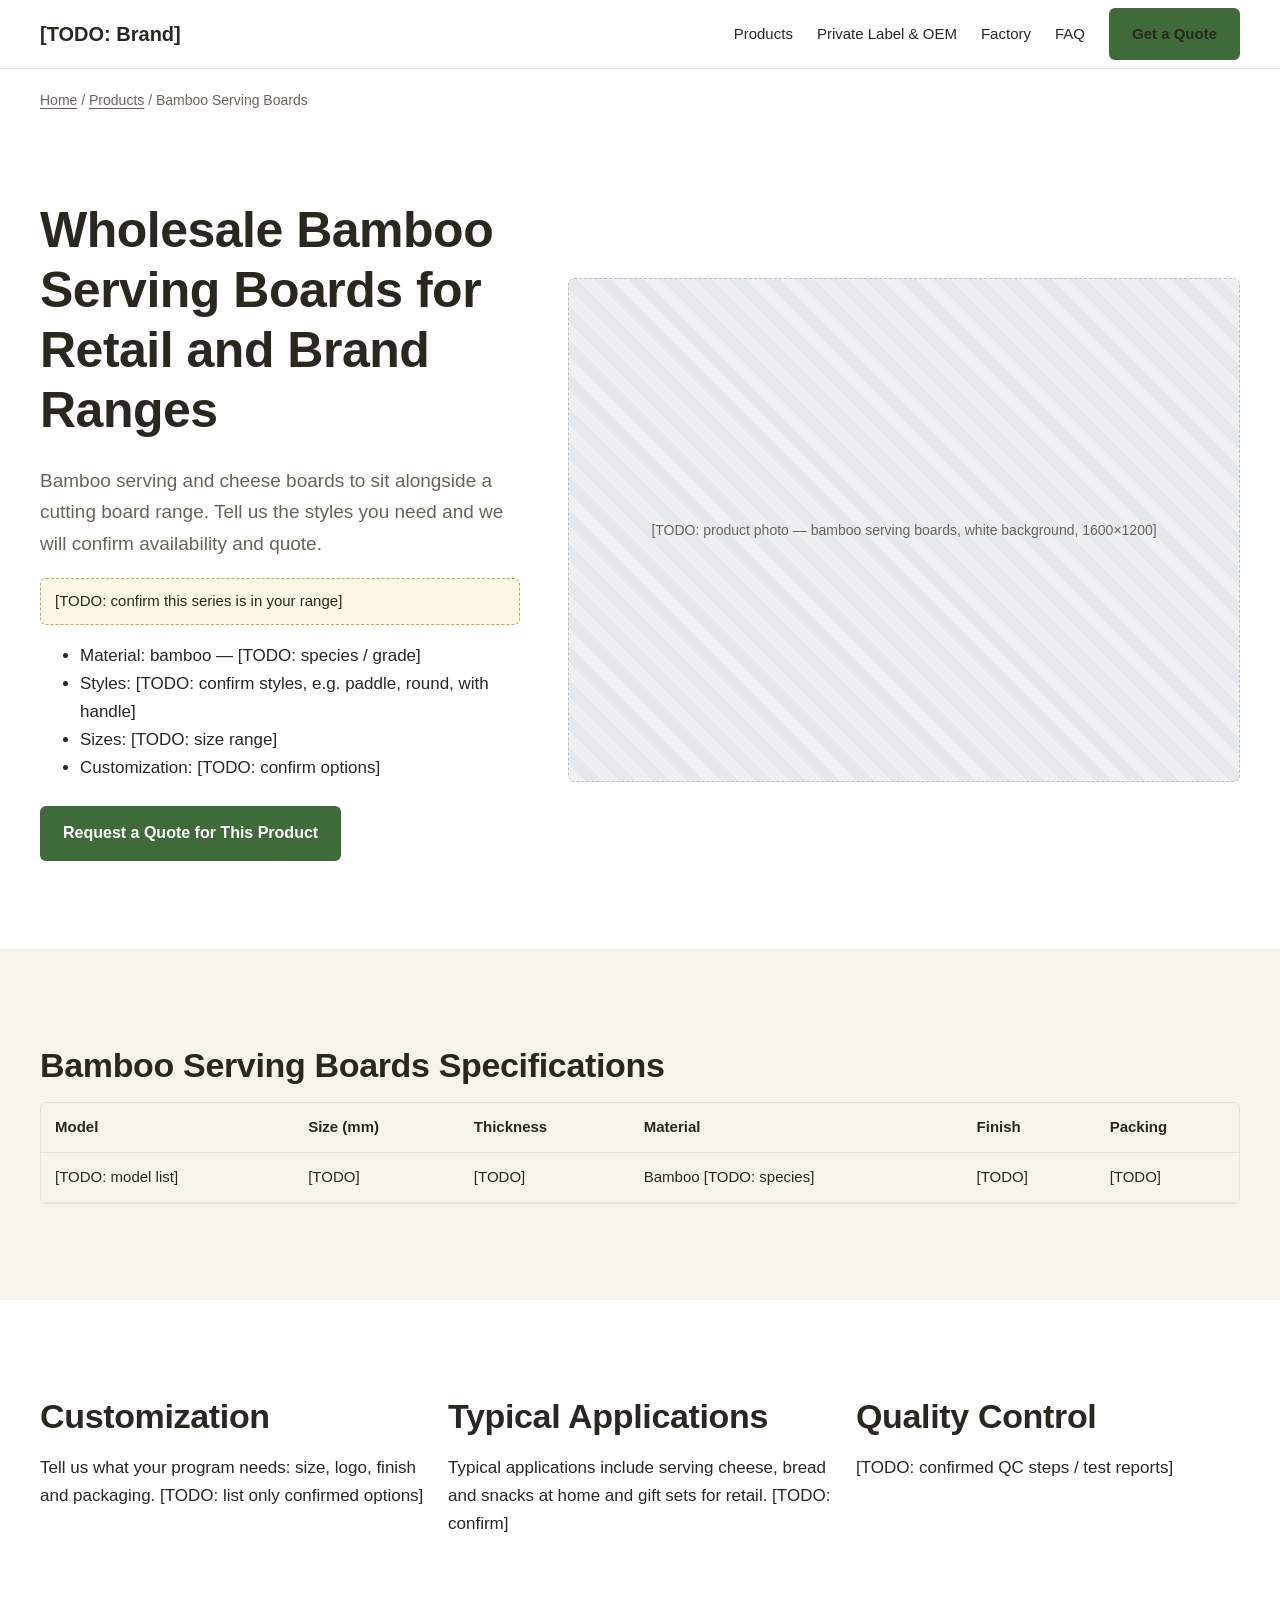
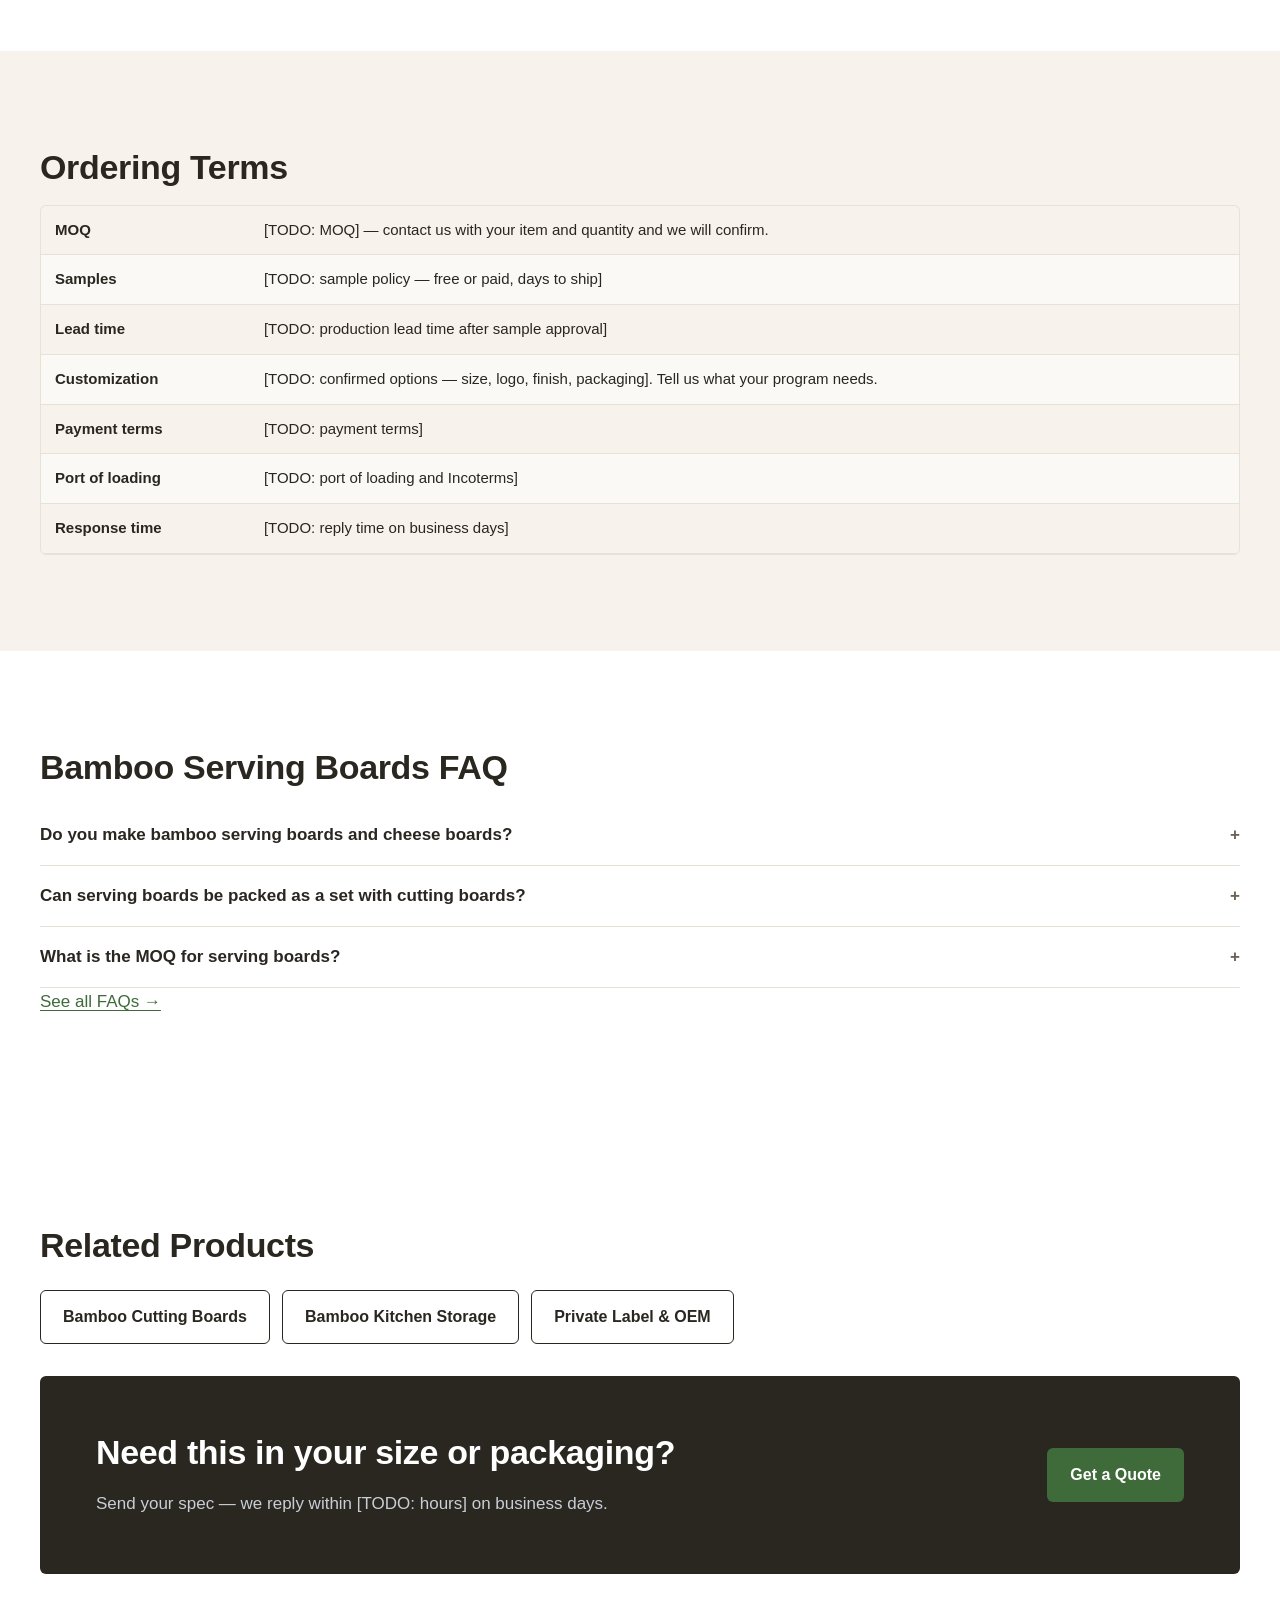
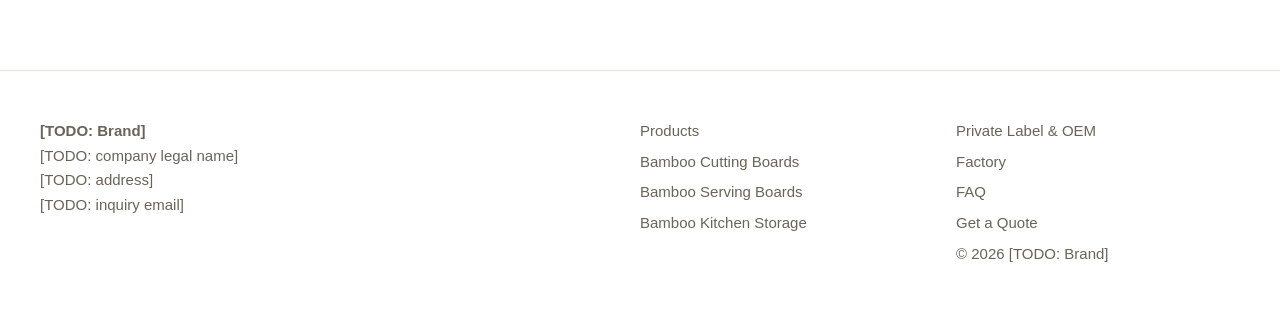
<file: examples/demo-site/products/bamboo-serving-boards.html>
<!doctype html>
<html lang="en">
<head>
  <meta charset="utf-8">
  <meta name="viewport" content="width=device-width, initial-scale=1">
  <title>Bamboo Serving Board Wholesale | Cheese & Serving Boards | [TODO: Brand]</title>
  <meta name="description" content="Bamboo serving and cheese boards for retail and kitchenware brand ranges. Confirm availability, sizes and packaging with our team. Request a quote.">
  
  <link rel="canonical" href="https://www.example.com/products/bamboo-serving-boards.html">
  <meta property="og:type" content="product">
  <meta property="og:title" content="Bamboo Serving Board Wholesale | Cheese & Serving Boards | [TODO: Brand]">
  <meta property="og:description" content="Bamboo serving and cheese boards for retail and kitchenware brand ranges. Confirm availability, sizes and packaging with our team. Request a quote.">
  <meta property="og:url" content="https://www.example.com/products/bamboo-serving-boards.html">
  <meta property="og:image" content="https://www.example.com/assets/img/og-cover.jpg">
  <link rel="icon" href="../assets/img/favicon.svg" type="image/svg+xml">
  <link rel="stylesheet" href="../assets/css/style.css">
</head>

<body>
  <header class="site-header">
    <div class="container">
      <a class="logo" href="../index.html">[TODO: Brand]</a>
      <button class="nav-toggle" aria-expanded="false" aria-controls="nav">Menu</button>
      <nav class="nav" id="nav" aria-label="Main">
        <a href="../products.html">Products</a>
        <a href="../oem.html">Private Label &amp; OEM</a>
        <a href="../about.html">Factory</a>
        <a href="../faq.html">FAQ</a>
        <a class="btn btn--primary" href="../contact.html">Get a Quote</a>
      </nav>
    </div>
  </header>

  <main>
    <div class="container breadcrumb"><a href="../index.html">Home</a> / <a href="../products.html">Products</a> / Bamboo Serving Boards</div>
    <section class="hero">
      <div class="container">
        <div>
          <h1>Wholesale Bamboo Serving Boards for Retail and Brand Ranges</h1>
          <p class="lead">Bamboo serving and cheese boards to sit alongside a cutting board range. Tell us the styles you need and we will confirm availability and quote.</p>
          <p class="note">[TODO: confirm this series is in your range]</p>
          <ul>
            <li>Material: bamboo — [TODO: species / grade]</li>
            <li>Styles: [TODO: confirm styles, e.g. paddle, round, with handle]</li>
            <li>Sizes: [TODO: size range]</li>
            <li>Customization: [TODO: confirm options]</li>
          </ul>
          <div class="btn-row">
            <a class="btn btn--primary" href="../contact.html?product=bamboo-serving-boards">Request a Quote for This Product</a>
          </div>
        </div>
        <div class="hero-media"><div class="ph">[TODO: product photo — bamboo serving boards, white background, 1600×1200]</div></div>
      </div>
    </section>

    <section class="section section--soft">
      <div class="container">
        <h2>Bamboo Serving Boards Specifications</h2>
        <div class="table-wrap">
          <table>
            <thead><tr><th>Model</th><th>Size (mm)</th><th>Thickness</th><th>Material</th><th>Finish</th><th>Packing</th></tr></thead>
            <tbody>
              <tr><td>[TODO: model list]</td><td>[TODO]</td><td>[TODO]</td><td>Bamboo [TODO: species]</td><td>[TODO]</td><td>[TODO]</td></tr>
            </tbody>
          </table>
        </div>
      </div>
    </section>

    <section class="section">
      <div class="container grid">
        <div><h2>Customization</h2><p>Tell us what your program needs: size, logo, finish and packaging. [TODO: list only confirmed options]</p></div>
        <div><h2>Typical Applications</h2><p>Typical applications include serving cheese, bread and snacks at home and gift sets for retail. [TODO: confirm]</p></div>
        <div><h2>Quality Control</h2><p>[TODO: confirmed QC steps / test reports]</p></div>
      </div>
    </section>

    <section class="section section--soft">
      <div class="container">
        <h2>Ordering Terms</h2>
        <div class="table-wrap">
  <table>
    <tbody>
      <tr><th>MOQ</th><td>[TODO: MOQ] — contact us with your item and quantity and we will confirm.</td></tr>
      <tr><th>Samples</th><td>[TODO: sample policy — free or paid, days to ship]</td></tr>
      <tr><th>Lead time</th><td>[TODO: production lead time after sample approval]</td></tr>
      <tr><th>Customization</th><td>[TODO: confirmed options — size, logo, finish, packaging]. Tell us what your program needs.</td></tr>
      <tr><th>Payment terms</th><td>[TODO: payment terms]</td></tr>
      <tr><th>Port of loading</th><td>[TODO: port of loading and Incoterms]</td></tr>
      <tr><th>Response time</th><td>[TODO: reply time on business days]</td></tr>
    </tbody>
  </table>
</div>

      </div>
    </section>

    <section class="section">
      <div class="container faq">
        <h2>Bamboo Serving Boards FAQ</h2>
        <details><summary>Do you make bamboo serving boards and cheese boards?</summary><p>Contact us with the styles you need and we will confirm. [TODO: confirm this series is in your range]</p></details>
        <details><summary>Can serving boards be packed as a set with cutting boards?</summary><p>Tell us the set you have in mind and we will confirm packing options. [TODO: confirm set packing]</p></details>
        <details><summary>What is the MOQ for serving boards?</summary><p>Contact us with your quantity and we will confirm. [TODO: confirmed MOQ]</p></details>
        <p><a href="../faq.html">See all FAQs →</a></p>
      </div>
    </section>

    <section class="section">
      <div class="container">
        <h2>Related Products</h2>
        <div class="btn-row">
          <a class="btn btn--ghost" href="bamboo-cutting-boards.html">Bamboo Cutting Boards</a>
          <a class="btn btn--ghost" href="bamboo-kitchen-storage.html">Bamboo Kitchen Storage</a>
          <a class="btn btn--ghost" href="../oem.html">Private Label &amp; OEM</a>
        </div>
        <div class="cta-band" style="margin-top:32px">
          <div><h2>Need this in your size or packaging?</h2><p>Send your spec — we reply within [TODO: hours] on business days.</p></div>
          <a class="btn btn--primary" href="../contact.html?product=bamboo-serving-boards">Get a Quote</a>
        </div>
      </div>
    </section>
  </main>
  <script type="application/ld+json">
{
  "@context": "https://schema.org",
  "@graph": [
    {
      "@type": "Product",
      "name": "Bamboo Serving Boards",
      "description": "Bamboo serving and cheese boards for retail and kitchenware brand ranges. Confirm availability, sizes and packaging with our team. Request a quote.",
      "brand": {
        "@type": "Brand",
        "name": "[TODO: Brand]"
      },
      "manufacturer": {
        "@id": "https://www.example.com/#org"
      }
    },
    {
      "@type": "BreadcrumbList",
      "itemListElement": [
        {
          "@type": "ListItem",
          "position": 1,
          "name": "Home",
          "item": "https://www.example.com/"
        },
        {
          "@type": "ListItem",
          "position": 2,
          "name": "Products",
          "item": "https://www.example.com/products.html"
        },
        {
          "@type": "ListItem",
          "position": 3,
          "name": "Bamboo Serving Boards",
          "item": "https://www.example.com/products/bamboo-serving-boards.html"
        }
      ]
    },
    {
      "@type": "FAQPage",
      "mainEntity": [
        {
          "@type": "Question",
          "name": "Do you make bamboo serving boards and cheese boards?",
          "acceptedAnswer": {
            "@type": "Answer",
            "text": "Contact us with the styles you need and we will confirm. [TODO: confirm this series is in your range]"
          }
        },
        {
          "@type": "Question",
          "name": "Can serving boards be packed as a set with cutting boards?",
          "acceptedAnswer": {
            "@type": "Answer",
            "text": "Tell us the set you have in mind and we will confirm packing options. [TODO: confirm set packing]"
          }
        },
        {
          "@type": "Question",
          "name": "What is the MOQ for serving boards?",
          "acceptedAnswer": {
            "@type": "Answer",
            "text": "Contact us with your quantity and we will confirm. [TODO: confirmed MOQ]"
          }
        }
      ]
    }
  ]
}
  </script>
  <footer class="site-footer">
    <div class="container">
      <div>
        <strong>[TODO: Brand]</strong><br>
        [TODO: company legal name]<br>
        [TODO: address]<br>
        <a href="mailto:sales@example.com">[TODO: inquiry email]</a>
      </div>
      <div>
        <a href="../products.html">Products</a>
        <a href="../products/bamboo-cutting-boards.html">Bamboo Cutting Boards</a>
        <a href="../products/bamboo-serving-boards.html">Bamboo Serving Boards</a>
        <a href="../products/bamboo-kitchen-storage.html">Bamboo Kitchen Storage</a>
      </div>
      <div>
        <a href="../oem.html">Private Label &amp; OEM</a>
        <a href="../about.html">Factory</a>
        <a href="../faq.html">FAQ</a>
        <a href="../contact.html">Get a Quote</a>
        <span>© 2026 [TODO: Brand]</span>
      </div>
    </div>
  </footer>
  <div class="mobile-cta"><a class="btn btn--primary" href="../contact.html?product=bamboo-serving-boards">Get a Quote</a></div>
  <script>
    var t = document.querySelector('.nav-toggle'), n = document.getElementById('nav');
    t && t.addEventListener('click', function () { var o = n.classList.toggle('open'); t.setAttribute('aria-expanded', o); });
  </script>
</body>
</html>
</file>
<file: examples/demo-site/assets/css/style.css>
/* 本站样式 — 按 project/04-design-rules.md v0.1（天然、温暖、干净；深竹绿只给 CTA 和链接） */
:root {
  --ink: #2a2620;        /* 正文 */
  --muted: #6b6358;      /* 次级文字 */
  --line: #e7e1d6;       /* 分隔线 */
  --bg: #ffffff;
  --bg-soft: #f7f3ec;    /* 区块底色 */
  --brand: #3f6b3a;      /* 只给 CTA 和链接 */
  --brand-ink: #ffffff;
  --radius: 6px;
  --max: 1200px;
  --gap: clamp(56px, 8vw, 96px);
  --font: Inter, -apple-system, BlinkMacSystemFont, "Segoe UI", Roboto, Helvetica, Arial, sans-serif;
}
*, *::before, *::after { box-sizing: border-box; }
html { -webkit-text-size-adjust: 100%; }
body { margin: 0; font: 17px/1.65 var(--font); color: var(--ink); background: var(--bg); }
img { max-width: 100%; height: auto; display: block; }
a { color: var(--brand); text-decoration-thickness: 1px; text-underline-offset: 3px; }
h1, h2, h3 { line-height: 1.2; margin: 0 0 .5em; letter-spacing: -0.01em; }
h1 { font-size: clamp(32px, 5vw, 50px); }
h2 { font-size: clamp(26px, 3.4vw, 34px); }
h3 { font-size: 20px; }
p { margin: 0 0 1em; }
.container { width: min(var(--max), 100% - 32px); margin-inline: auto; }
.section { padding-block: var(--gap); }
.section--soft { background: var(--bg-soft); }
.eyebrow { font-size: 13px; font-weight: 600; letter-spacing: .08em; text-transform: uppercase; color: var(--muted); }
.lead { font-size: 19px; color: var(--muted); max-width: 60ch; }

/* 页头 */
.site-header { position: sticky; top: 0; z-index: 10; background: rgba(255,255,255,.96); border-bottom: 1px solid var(--line); }
.site-header .container { display: flex; align-items: center; justify-content: space-between; gap: 16px; min-height: 68px; }
.logo { font-weight: 800; font-size: 20px; color: var(--ink); text-decoration: none; }
.nav { display: flex; gap: 24px; align-items: center; }
.nav a { color: var(--ink); text-decoration: none; font-size: 15px; }
.nav a:hover { color: var(--brand); }
.nav-toggle { display: none; background: none; border: 1px solid var(--line); border-radius: var(--radius); padding: 8px 12px; font: inherit; }

/* 按钮 */
.btn { display: inline-block; padding: 13px 22px; border-radius: var(--radius); font-weight: 600; font-size: 16px; text-decoration: none; border: 1px solid transparent; cursor: pointer; }
.btn--primary { background: var(--brand); color: var(--brand-ink); }
.btn--primary:hover { filter: brightness(1.08); }
.btn--ghost { border-color: var(--ink); color: var(--ink); background: transparent; }
.btn-row { display: flex; flex-wrap: wrap; gap: 12px; margin-top: 24px; }

/* 首屏 */
.hero { padding-block: clamp(40px, 7vw, 88px); }
.hero .container { display: grid; grid-template-columns: 5fr 7fr; gap: 48px; align-items: center; }
.hero-media { border-radius: var(--radius); overflow: hidden; }

/* 占位图：上线前必须换成真实图片 */
.ph { display: grid; place-items: center; aspect-ratio: 4 / 3; background: repeating-linear-gradient(45deg, #eef0f2, #eef0f2 12px, #e6e9ec 12px, #e6e9ec 24px); color: var(--muted); font-size: 14px; text-align: center; padding: 16px; border: 1px dashed #b9c0c8; border-radius: var(--radius); }

/* 信任条 */
.trust { display: grid; grid-template-columns: repeat(4, 1fr); gap: 16px; border-block: 1px solid var(--line); padding-block: 24px; }
.trust div { font-size: 15px; color: var(--muted); }
.trust strong { display: block; color: var(--ink); font-size: 18px; }

/* 卡片网格 */
.grid { display: grid; gap: 24px; grid-template-columns: repeat(3, 1fr); }
.card { border: 1px solid var(--line); border-radius: var(--radius); overflow: hidden; background: #fff; display: flex; flex-direction: column; }
.card-body { padding: 20px; }
.card-body p { color: var(--muted); font-size: 15px; }
.card a.more { font-weight: 600; text-decoration: none; }

/* 步骤 */
.steps { counter-reset: s; display: grid; grid-template-columns: repeat(5, 1fr); gap: 16px; list-style: none; padding: 0; margin: 0; }
.steps li { counter-increment: s; border-top: 3px solid var(--brand); padding-top: 12px; font-size: 15px; }
.steps li::before { content: counter(s, decimal-leading-zero); display: block; font-weight: 700; color: var(--brand); }

/* 表格 */
.table-wrap { overflow-x: auto; border: 1px solid var(--line); border-radius: var(--radius); }
table { width: 100%; border-collapse: collapse; font-size: 15px; }
th, td { text-align: left; padding: 12px 14px; border-bottom: 1px solid var(--line); vertical-align: top; }
thead th { background: var(--bg-soft); font-weight: 600; }
tbody tr:nth-child(even) { background: #fbf9f5; }

/* FAQ */
.faq details { border-bottom: 1px solid var(--line); padding: 16px 0; }
.faq summary { cursor: pointer; font-weight: 600; list-style: none; }
.faq summary::-webkit-details-marker { display: none; }
.faq summary::after { content: "+"; float: right; color: var(--muted); }
.faq details[open] summary::after { content: "–"; }
.faq details p { margin: 10px 0 0; color: var(--muted); }

/* 面包屑 */
.breadcrumb { font-size: 14px; color: var(--muted); padding-top: 20px; }
.breadcrumb a { color: var(--muted); }

/* 表单 */
.form { display: grid; grid-template-columns: 1fr 1fr; gap: 16px; }
.form .full { grid-column: 1 / -1; }
.form label { display: block; font-size: 14px; font-weight: 600; margin-bottom: 6px; }
.form input, .form select, .form textarea { width: 100%; padding: 12px; border: 1px solid #c9ced5; border-radius: var(--radius); font: inherit; background: #fff; }
.form textarea { min-height: 140px; }
.hp { position: absolute; left: -9999px; }

/* CTA 区 */
.cta-band { background: var(--ink); color: #fff; border-radius: var(--radius); padding: clamp(32px, 5vw, 56px); display: flex; justify-content: space-between; align-items: center; gap: 24px; flex-wrap: wrap; }
.cta-band p { color: #c9ced5; margin: 0; }

/* 页尾 */
.site-footer { border-top: 1px solid var(--line); padding-block: 48px; font-size: 15px; color: var(--muted); }
.site-footer .container { display: grid; grid-template-columns: 2fr 1fr 1fr; gap: 32px; }
.site-footer a { color: var(--muted); text-decoration: none; display: block; margin-bottom: 6px; }

/* 手机底部常驻询价按钮 */
.mobile-cta { display: none; }

@media (max-width: 900px) {
  .hero .container, .site-footer .container { grid-template-columns: 1fr; }
  .grid { grid-template-columns: repeat(2, 1fr); }
  .trust { grid-template-columns: repeat(2, 1fr); }
  .steps { grid-template-columns: 1fr 1fr; }
}
@media (max-width: 640px) {
  body { font-size: 16px; }
  .nav { display: none; position: absolute; top: 68px; left: 0; right: 0; background: #fff; flex-direction: column; align-items: flex-start; padding: 16px; border-bottom: 1px solid var(--line); }
  .nav.open { display: flex; }
  .nav-toggle { display: inline-block; }
  .grid, .form { grid-template-columns: 1fr; }
  .mobile-cta { display: block; position: fixed; bottom: 0; left: 0; right: 0; padding: 10px 16px; background: #fff; border-top: 1px solid var(--line); z-index: 20; }
  .mobile-cta .btn { width: 100%; text-align: center; }
  body { padding-bottom: 72px; }
}

/* 本站补充 */
.note { background: #fff8e6; border: 1px dashed #c9a74a; border-radius: var(--radius); padding: 10px 14px; font-size: 15px; }
.checklist { padding-left: 1.2em; }
</file>
